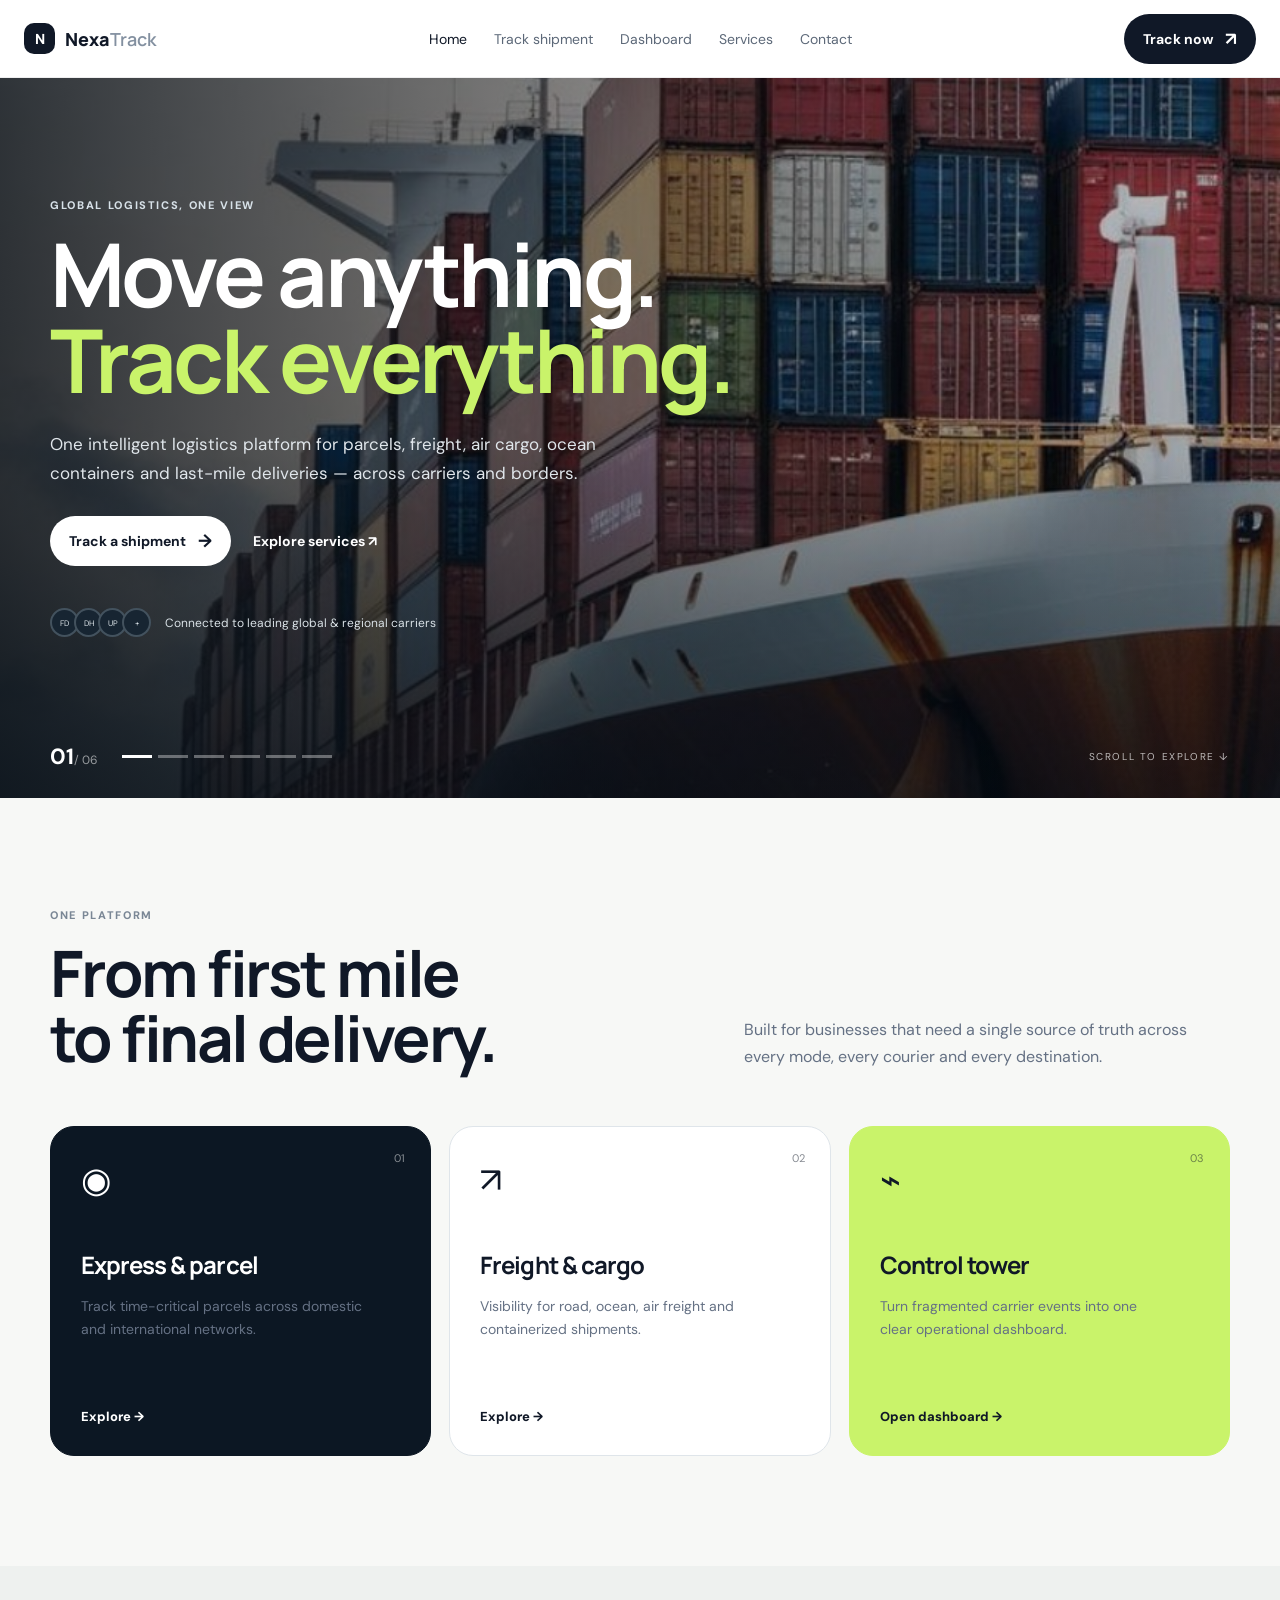
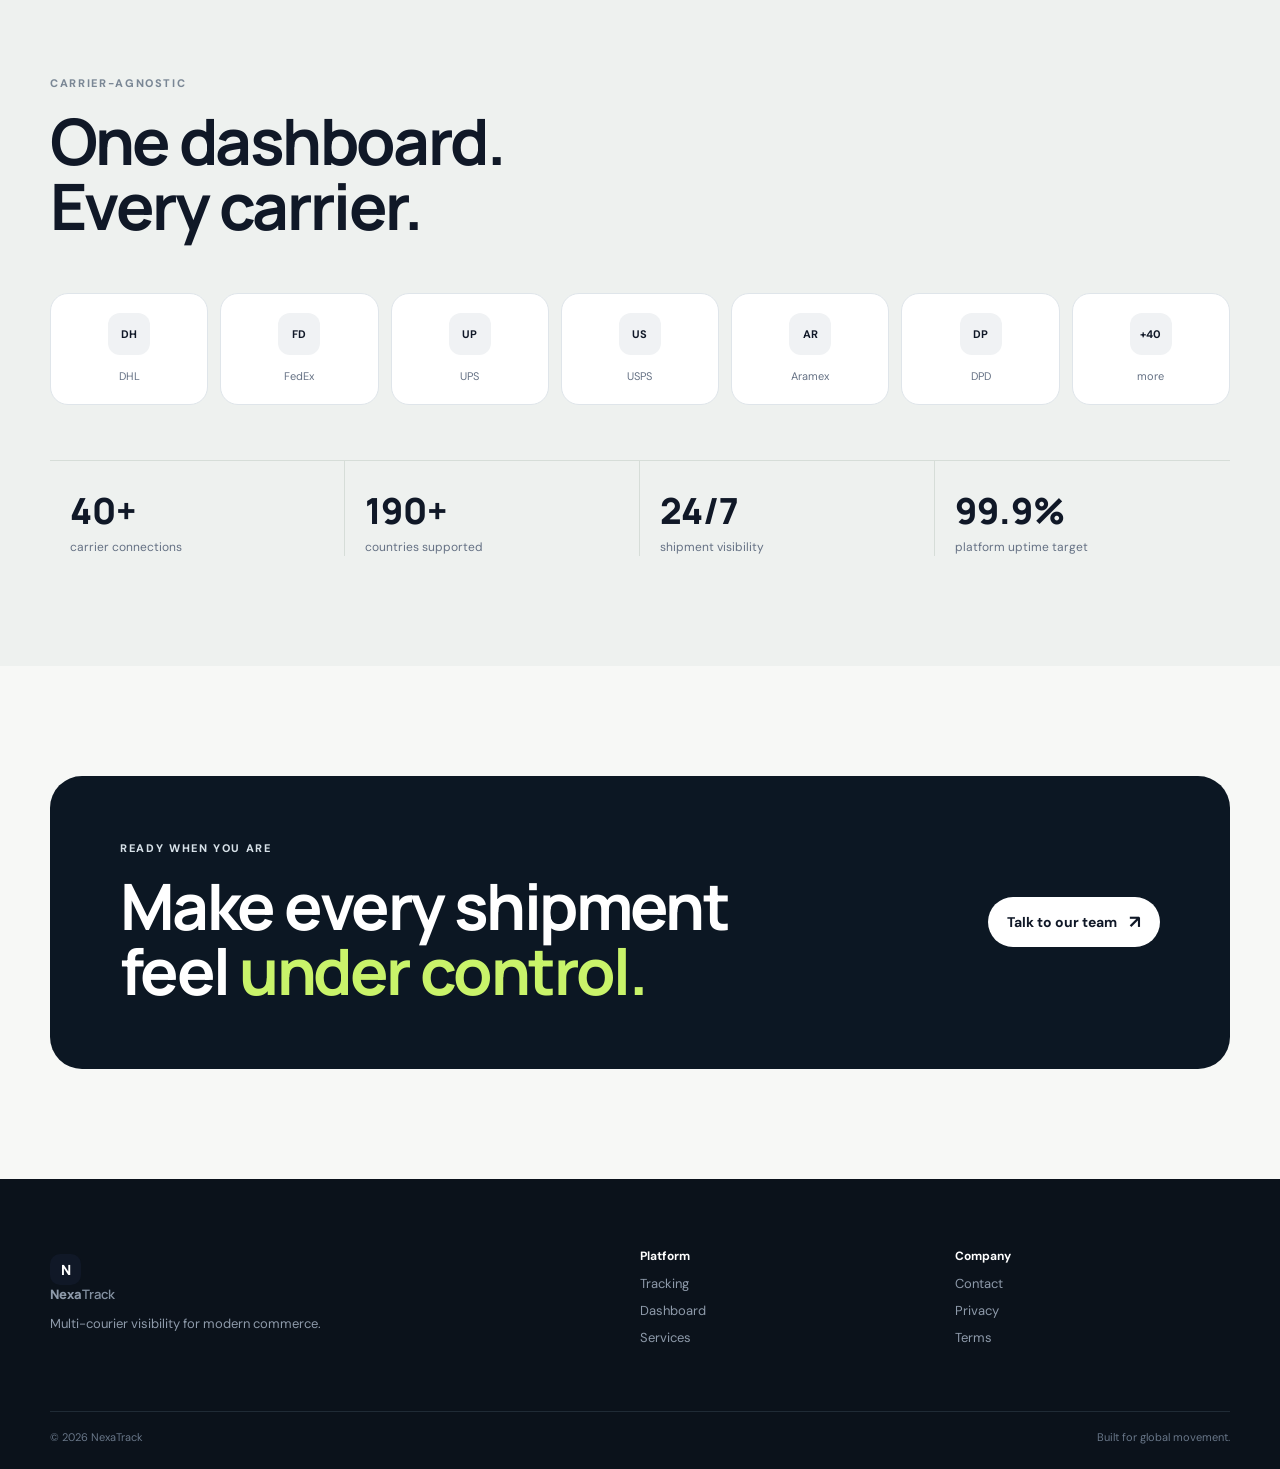
<file: index.html>
<!doctype html>
<html lang="en">
<head>
  <meta charset="utf-8">
  <meta name="viewport" content="width=device-width, initial-scale=1">
  <meta name="description" content="NexaTrack multi-courier shipment tracking and logistics management.">
  <title>NexaTrack — Move anything. Track everything.</title>
  <link rel="preconnect" href="https://fonts.googleapis.com">
  <link rel="preconnect" href="https://fonts.gstatic.com" crossorigin>
  <link href="https://fonts.googleapis.com/css2?family=DM+Sans:wght@400;500;600;700&family=Manrope:wght@600;700;800&display=swap" rel="stylesheet">
  <link rel="stylesheet" href="styles.css">
</head>
<body>
  <header class="site-header">
    <a class="brand" href="index.html"><span class="brand-mark">N</span><span>Nexa<span>Track</span></span></a>
    <button class="nav-toggle" aria-label="Open menu">☰</button>
    <nav class="nav-links">
      <a class="active" href="index.html">Home</a>
      <a href="tracking.html">Track shipment</a>
      <a href="dashboard.html">Dashboard</a>
      <a href="services.html">Services</a>
      <a href="contact.html">Contact</a>
    </nav>
    <a class="nav-cta" href="tracking.html">Track now <span>↗</span></a>
  </header>

  <main>
    <section class="hero">
      <div class="hero-slides" aria-hidden="true">
        <div class="hero-slide is-active" style="background-image:url('hero-1.jpg')"></div>
        <div class="hero-slide" style="background-image:url('hero-2.jpg')"></div>
        <div class="hero-slide" style="background-image:url('hero-3.jpg')"></div>
        <div class="hero-slide" style="background-image:url('hero-4.jpg')"></div>
        <div class="hero-slide" style="background-image:url('hero-5.jpg')"></div>
        <div class="hero-slide" style="background-image:url('hero-6.jpg')"></div>
      </div>
      <div class="hero-overlay"></div>
      <div class="hero-content container">
        <div class="eyebrow light"> GLOBAL LOGISTICS, ONE VIEW</div>
        <h1>Move anything.<br><em>Track everything.</em></h1>
        <p class="hero-copy">One intelligent logistics platform for parcels, freight, air cargo, ocean containers and last-mile deliveries — across carriers and borders.</p>
        <div class="hero-actions">
          <a class="button button-light" href="tracking.html">Track a shipment <span>→</span></a>
          <a class="text-link light-link" href="services.html">Explore services <span>↗</span></a>
        </div>
        <div class="hero-trust">
          <div class="avatar-stack"><i>FD</i><i>DH</i><i>UP</i><i>+</i></div>
          <span>Connected to leading global & regional carriers</span>
        </div>
      </div>
      <div class="hero-bottom container">
        <div class="slide-count"><strong>01</strong><span>/ 06</span></div>
        <div class="slider-dots" role="tablist" aria-label="Hero slides">
          <button class="is-active" data-slide="0"></button><button data-slide="1"></button><button data-slide="2"></button><button data-slide="3"></button><button data-slide="4"></button><button data-slide="5"></button>
        </div>
        <div class="scroll-note">SCROLL TO EXPLORE ↓</div>
      </div>
    </section>

    
    <section class="section container">
      <div class="section-heading split">
        <div>
          <div class="eyebrow">ONE PLATFORM</div>
          <h2>From first mile<br>to final delivery.</h2>
        </div>
        <p>Built for businesses that need a single source of truth across every mode, every courier and every destination.</p>
      </div>
      <div class="service-grid">
        <article class="service-card dark-card">
          <span class="card-number">01</span><div class="service-icon">◉</div>
          <h3>Express & parcel</h3><p>Track time-critical parcels across domestic and international networks.</p><a href="services.html">Explore →</a>
        </article>
        <article class="service-card">
          <span class="card-number">02</span><div class="service-icon">↗</div>
          <h3>Freight & cargo</h3><p>Visibility for road, ocean, air freight and containerized shipments.</p><a href="services.html">Explore →</a>
        </article>
        <article class="service-card accent-card">
          <span class="card-number">03</span><div class="service-icon">⌁</div>
          <h3>Control tower</h3><p>Turn fragmented carrier events into one clear operational dashboard.</p><a href="dashboard.html">Open dashboard →</a>
        </article>
      </div>
    </section>

    <section class="section muted">
      <div class="container">
        <div class="section-heading">
          <div class="eyebrow">CARRIER-AGNOSTIC</div><h2>One dashboard.<br>Every carrier.</h2>
        </div>
        <div class="courier-row">
          <div class="courier"><b>DH</b><span>DHL</span></div><div class="courier"><b>FD</b><span>FedEx</span></div>
          <div class="courier"><b>UP</b><span>UPS</span></div><div class="courier"><b>US</b><span>USPS</span></div>
          <div class="courier"><b>AR</b><span>Aramex</span></div><div class="courier"><b>DP</b><span>DPD</span></div>
          <div class="courier"><b>+40</b><span>more</span></div>
        </div>
        <div class="metrics">
          <div><strong>40+</strong><span>carrier connections</span></div><div><strong>190+</strong><span>countries supported</span></div>
          <div><strong>24/7</strong><span>shipment visibility</span></div><div><strong>99.9%</strong><span>platform uptime target</span></div>
        </div>
      </div>
    </section>

    <section class="cta container">
      <div><div class="eyebrow light">READY WHEN YOU ARE</div><h2>Make every shipment<br>feel <em>under control.</em></h2></div>
      <a class="button button-light" href="contact.html">Talk to our team <span>↗</span></a>
    </section>
  </main>

  <footer class="footer"><div class="container footer-grid"><div><a class="brand footer-brand" href="index.html"><span class="brand-mark">N</span><span>Nexa<span>Track</span></span></a><p>Multi-courier visibility for modern commerce.</p></div><div><b>Platform</b><a href="tracking.html">Tracking</a><a href="dashboard.html">Dashboard</a><a href="services.html">Services</a></div><div><b>Company</b><a href="contact.html">Contact</a><a href="Privacy.html">Privacy</a><a href="Terms.html">Terms</a></div></div><div class="container footer-bottom"><span>© 2026 NexaTrack</span><span>Built for global movement.</span></div></footer>
<!-- Start of Tawk.to Script -->
<script type="text/javascript">
var Tawk_API=Tawk_API||{}, Tawk_LoadStart=new Date();
(function(){
var s1=document.createElement("script"),s0=document.getElementsByTagName("script")[0];
s1.async=true;
s1.src='https://embed.tawk.to/6a8ca47332c63a3448b62617/default';
s1.charset='UTF-8';
s1.setAttribute('crossorigin','*');
s0.parentNode.insertBefore(s1,s0);
})();
</script>
<!-- End of Tawk.to Script -->
  <script src="app.js"></script>
</body>
</html>
</file>
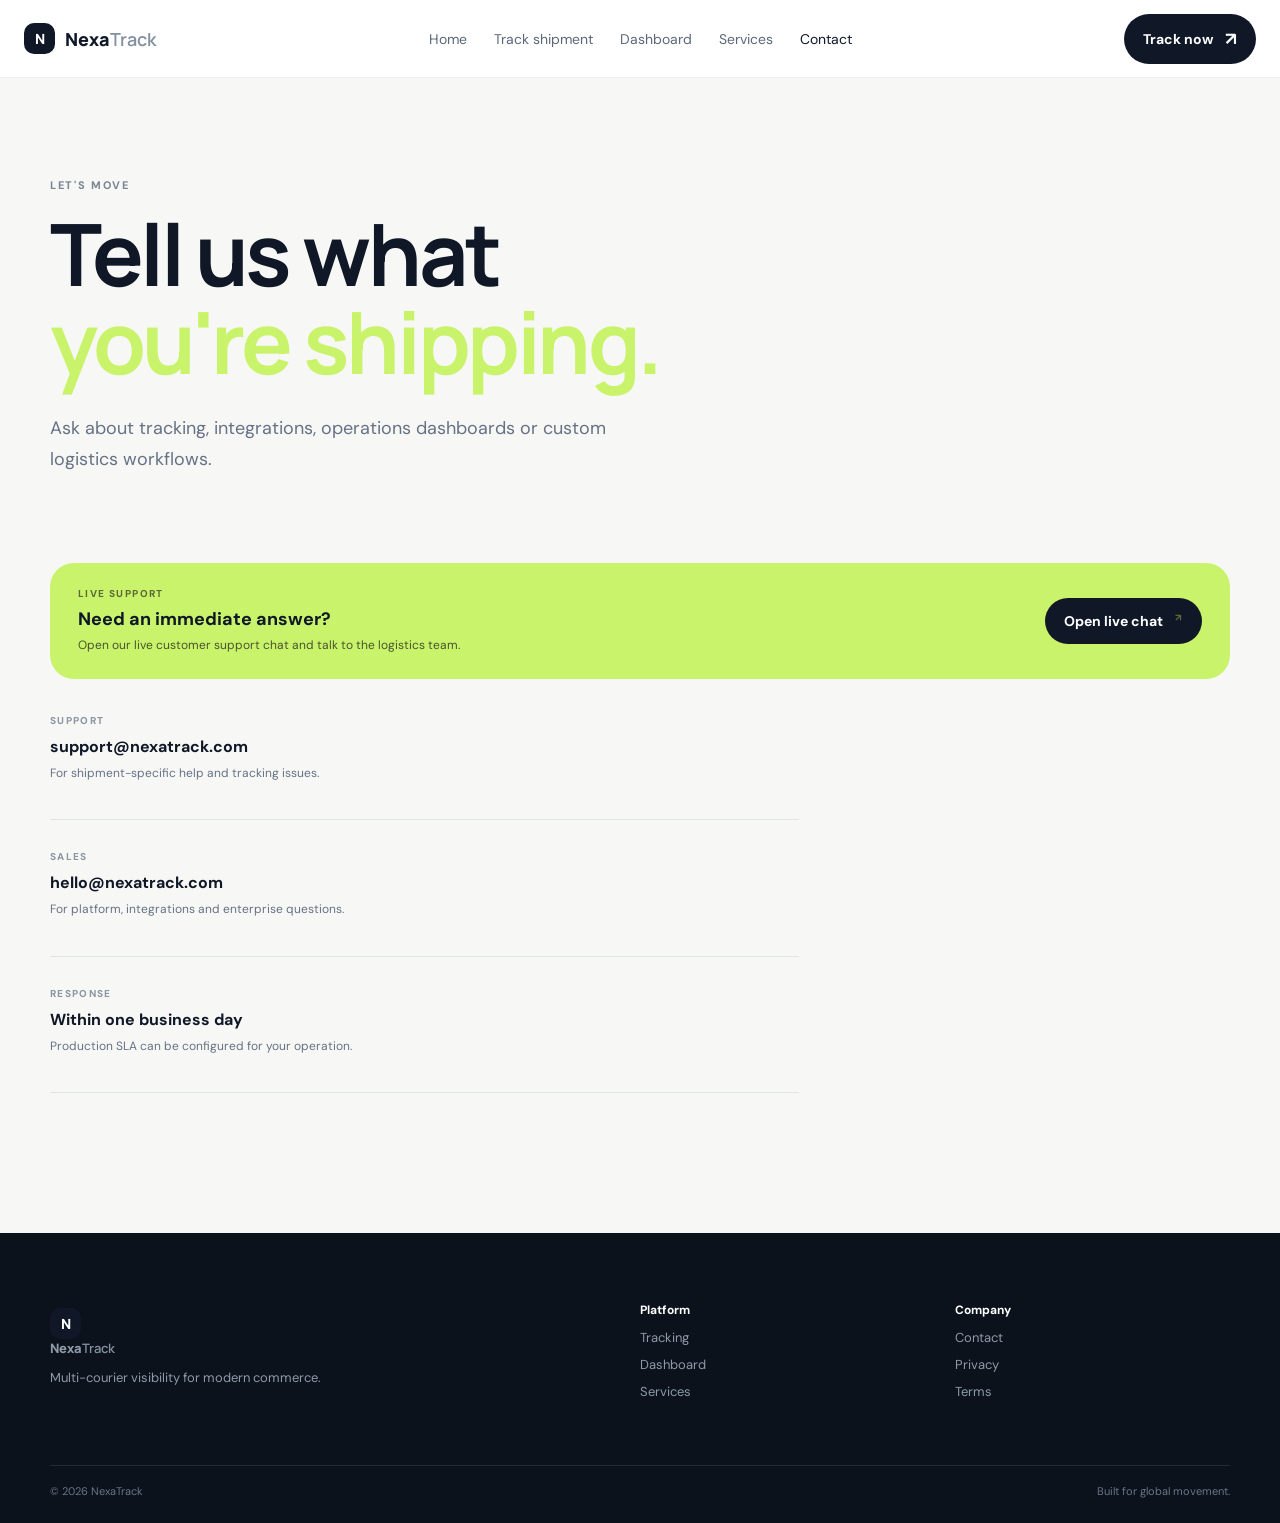
<file: contact.html>
<!doctype html><html lang="en"><head><meta charset="utf-8"><meta name="viewport" content="width=device-width,initial-scale=1"><title>Contact — NexaTrack</title><link rel="preconnect" href="https://fonts.googleapis.com"><link rel="preconnect" href="https://fonts.gstatic.com" crossorigin><link href="https://fonts.googleapis.com/css2?family=DM+Sans:wght@400;500;600;700&family=Manrope:wght@600;700;800&display=swap" rel="stylesheet"><link rel="stylesheet" href="styles.css"></head>
<body class="inner-page"><header class="site-header"><a class="brand" href="index.html"><span class="brand-mark">N</span><span>Nexa<span>Track</span></span></a><button class="nav-toggle">☰</button><nav class="nav-links"><a href="index.html">Home</a><a href="tracking.html">Track shipment</a><a href="dashboard.html">Dashboard</a><a href="services.html">Services</a><a class="active" href="contact.html">Contact</a></nav><a class="nav-cta" href="tracking.html">Track now <span>↗</span></a></header>
<main><section class="page-hero container"><div class="eyebrow">LET'S MOVE</div><h1>Tell us what<br><em>you're shipping.</em></h1><p>Ask about tracking, integrations, operations dashboards or custom logistics workflows.</p></section>
<div class="container contact-chat-cta"><div><span>LIVE SUPPORT</span><b>Need an immediate answer?</b><p>Open our live customer support chat and talk to the logistics team.</p></div><a class="button button-dark" href="#chat" data-open-chat>Open live chat <span>↗</span></a></div>
<section class="container contact-layout"><div class="contact-info"><div><span>SUPPORT</span><b>support@nexatrack.com</b><p>For shipment-specific help and tracking issues.</p></div><div><span>SALES</span><b>hello@nexatrack.com</b><p>For platform, integrations and enterprise questions.</p></div><div><span>RESPONSE</span><b>Within one business day</b><p>Production SLA can be configured for your operation.</p></div></div></section></main>
<footer class="footer"><div class="container footer-grid"><div><a class="brand footer-brand" href="index.html"><span class="brand-mark">N</span><span>Nexa<span>Track</span></span></a><p>Multi-courier visibility for modern commerce.</p></div><div><b>Platform</b><a href="tracking.html">Tracking</a><a href="dashboard.html">Dashboard</a><a href="services.html">Services</a></div><div><b>Company</b><a href="contact.html">Contact</a><a href="Privacy.html">Privacy</a><a href="Terms.html">Terms</a></div></div><div class="container footer-bottom"><span>© 2026 NexaTrack</span><span>Built for global movement.</span></div></footer><!-- Start of Tawk.to Script -->
<script type="text/javascript">
var Tawk_API=Tawk_API||{}, Tawk_LoadStart=new Date();
(function(){
var s1=document.createElement("script"),s0=document.getElementsByTagName("script")[0];
s1.async=true;
s1.src='https://embed.tawk.to/6a8ca47332c63a3448b62617/default';
s1.charset='UTF-8';
s1.setAttribute('crossorigin','*');
s0.parentNode.insertBefore(s1,s0);
})();
</script>
<!-- End of Tawk.to Script -->
<script src="app.js"></script></body></html>
</file>
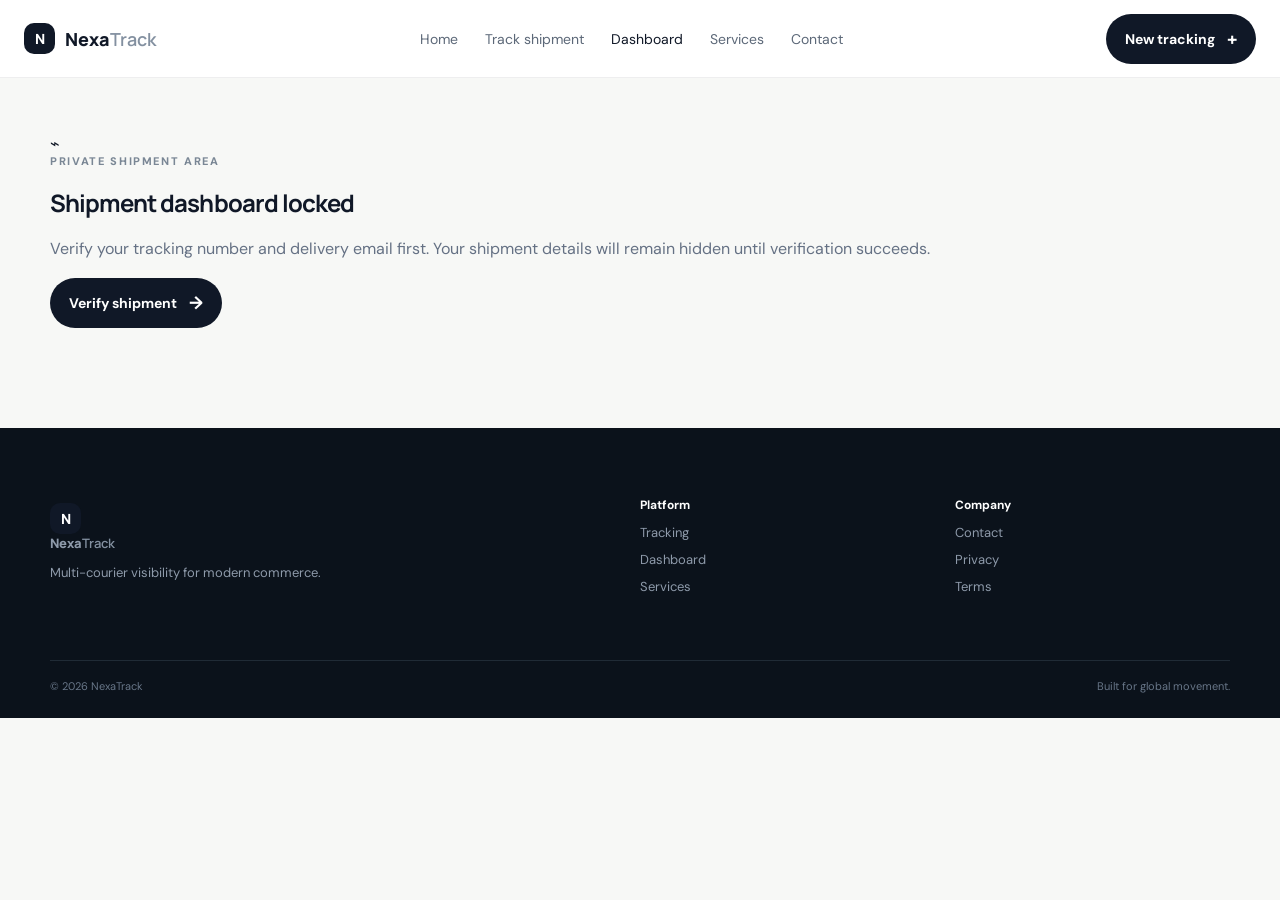
<file: dashboard.html>
<!doctype html><html lang="en"><head><meta charset="utf-8"><meta name="viewport" content="width=device-width,initial-scale=1"><title>Shipment Dashboard — NexaTrack</title><link rel="preconnect" href="https://fonts.googleapis.com"><link rel="preconnect" href="https://fonts.gstatic.com" crossorigin><link href="https://fonts.googleapis.com/css2?family=DM+Sans:wght@400;500;600;700&family=Manrope:wght@600;700;800&display=swap" rel="stylesheet"><link rel="stylesheet" href="styles.css"></head>
<body class="dashboard-page"><header class="site-header"><a class="brand" href="index.html"><span class="brand-mark">N</span><span>Nexa<span>Track</span></span></a><button class="nav-toggle">☰</button><nav class="nav-links"><a href="index.html">Home</a><a href="tracking.html">Track shipment</a><a class="active" href="dashboard.html">Dashboard</a><a href="services.html">Services</a><a href="contact.html">Contact</a></nav><a class="nav-cta" href="tracking.html">New tracking <span>+</span></a></header>
<main class="container dashboard-wrap"><section class="dashboard-lock" id="dashboardLock" hidden><div class="lock-icon">⌁</div><div class="eyebrow">PRIVATE SHIPMENT AREA</div><h1>Shipment dashboard locked</h1><p>Verify your tracking number and delivery email first. Your shipment details will remain hidden until verification succeeds.</p><a class="button button-dark" href="tracking.html">Verify shipment <span>→</span></a></section>
<div id="dashboardContent"><div class="dashboard-head"><div><div class="eyebrow">SHIPMENT DASHBOARD</div><h1 id="dashTitle">Shipment overview</h1><p id="dashSub">Loading shipment details…</p></div><a class="button button-outline" href="tracking.html">← Track another</a></div>
<div class="status-banner"><div><span class="status-dot"></span><div><small>CURRENT STATUS</small><strong id="dashStatus">In transit</strong></div></div><div><small>ESTIMATED DELIVERY</small><strong id="dashEta">—</strong></div><div><small>LAST SCAN</small><strong id="dashLast">—</strong></div><div class="progress-wrap"><div class="progress-label"><span>Journey progress</span><b id="dashProgressText">—</b></div><div class="progress"><i id="dashProgress"></i></div></div></div>
<div class="dashboard-grid"><section class="main-column"><div class="dash-card"><div class="card-heading"><div><span class="eyebrow">MOVEMENT</span><h2>Shipment timeline</h2></div><span class="carrier-chip" id="dashCarrier">CARRIER</span><span class="live-clock" id="dashLiveTime">Live · —</span></div><div class="timeline" id="timeline"></div></div>
<div class="dash-card"><div class="card-heading"><div><span class="eyebrow">ROUTE</span><h2>From origin to destination</h2></div></div><div class="route-map"><div class="route-line"></div><div class="route-point origin"><span>01</span><b id="dashOrigin">Origin</b><small>Dispatched</small></div><div class="route-point mid"><span>02</span><b id="dashMid">Hub</b><small>In transit</small></div><div class="route-point destination"><span>03</span><b id="dashDestination">Destination</b><small>Delivery</small></div></div></div></section>
<aside class="side-column"><div class="dash-card package-card"><div class="card-heading"><div><span class="eyebrow">PACKAGE</span><h2>Details</h2></div></div><dl><dt>Tracking ID</dt><dd id="detailId">—</dd><dt>Service</dt><dd id="detailService">—</dd><dt>Pieces</dt><dd id="detailPieces">—</dd><dt>Weight</dt><dd id="detailWeight">—</dd><dt>Destination</dt><dd id="detailDest">—</dd></dl></div>
<div class="dash-card"><div class="card-heading"><div><span class="eyebrow">DOCUMENTS</span><h2>Files</h2></div></div><div class="doc-row"><span>▧</span><div><b>Commercial invoice</b><small>PDF · 184 KB</small></div><button>↓</button></div><div class="doc-row"><span>▧</span><div><b>Proof of shipment</b><small>PDF · 92 KB</small></div><button>↓</button></div></div>
<div class="help-card"><span>?</span><div><b>Need help?</b><p>Chat directly with the logistics support team.</p><a href="#chat" data-open-chat>Open live chat →</a></div></div></aside></div></div></main>
 <footer class="footer"><div class="container footer-grid"><div><a class="brand footer-brand" href="index.html"><span class="brand-mark">N</span><span>Nexa<span>Track</span></span></a><p>Multi-courier visibility for modern commerce.</p></div><div><b>Platform</b><a href="tracking.html">Tracking</a><a href="dashboard.html">Dashboard</a><a href="services.html">Services</a></div><div><b>Company</b><a href="contact.html">Contact</a><a href="Privacy.html">Privacy</a><a href="Terms.html">Terms</a></div></div><div class="container footer-bottom"><span>© 2026 NexaTrack</span><span>Built for global movement.</span></div></footer>
<!-- Start of Tawk.to Script -->
<script type="text/javascript">
var Tawk_API=Tawk_API||{}, Tawk_LoadStart=new Date();
(function(){
var s1=document.createElement("script"),s0=document.getElementsByTagName("script")[0];
s1.async=true;
s1.src='https://embed.tawk.to/6a8ca47332c63a3448b62617/default';
s1.charset='UTF-8';
s1.setAttribute('crossorigin','*');
s0.parentNode.insertBefore(s1,s0);
})();
</script>
<!-- End of Tawk.to Script -->
<script src="app.js"></script></body></html>
</file>
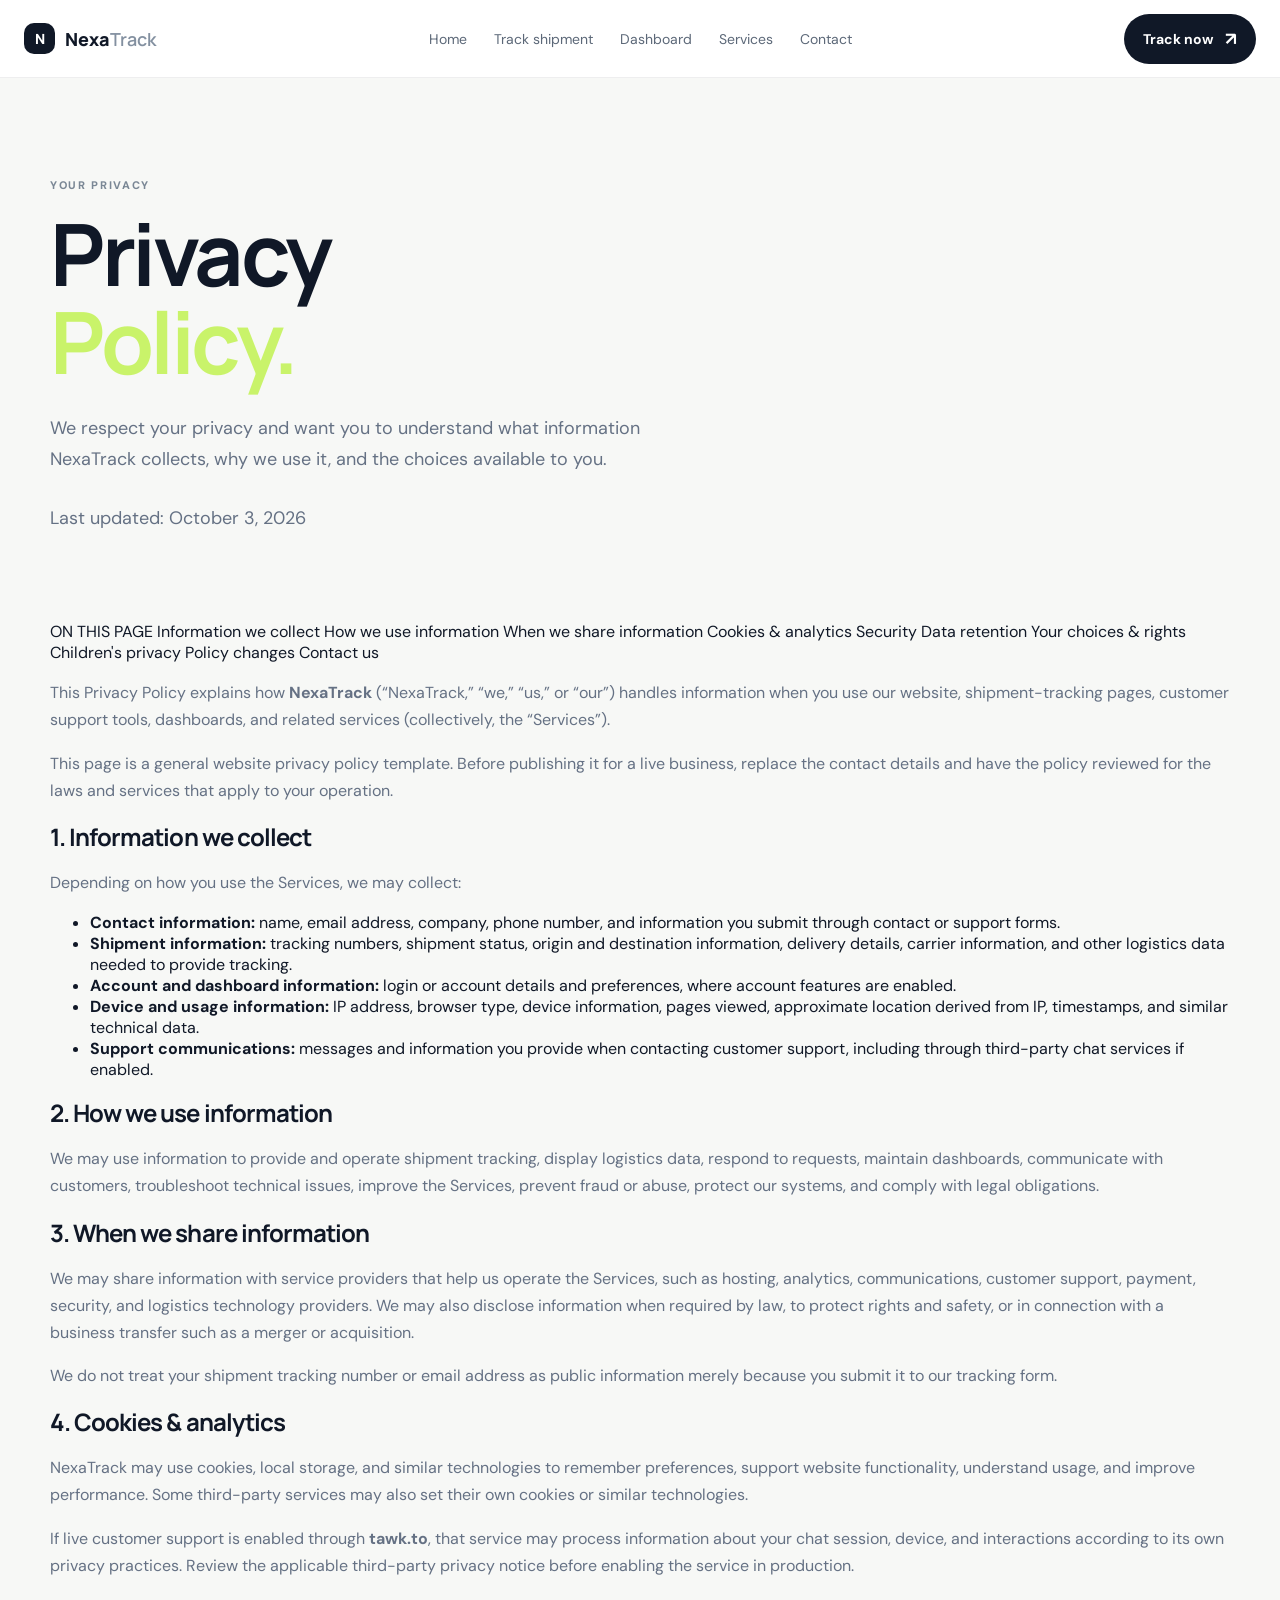
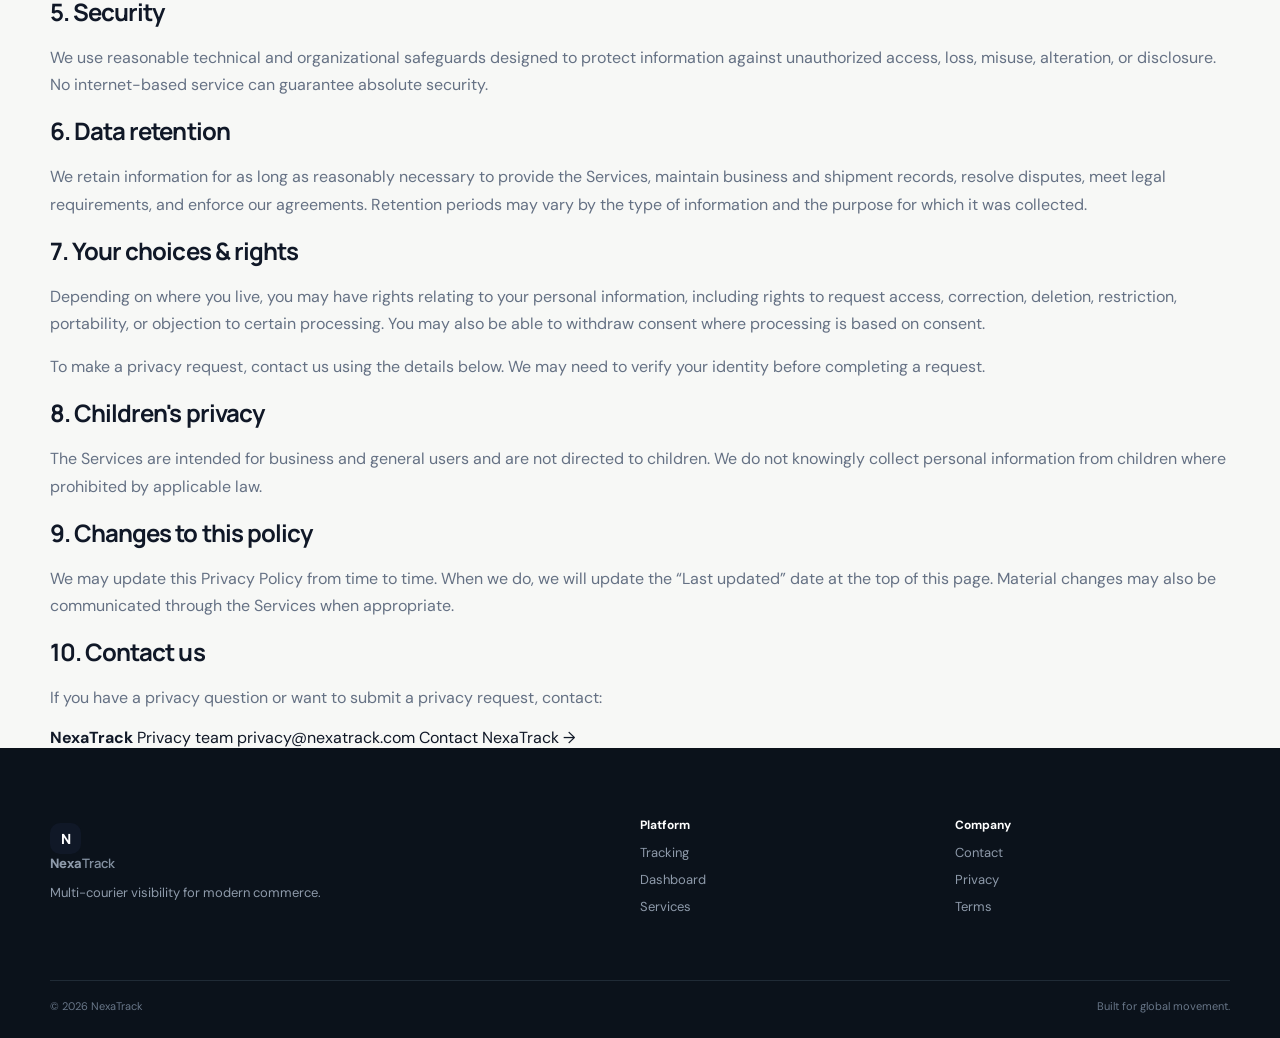
<file: privacy.html>
<!doctype html>
<html lang="en">
<head>
  <meta charset="utf-8">
  <meta name="viewport" content="width=device-width,initial-scale=1">
  <meta name="description" content="NexaTrack Privacy Policy — how we collect, use, protect and share information.">
  <title>Privacy Policy — NexaTrack</title>
  <link rel="preconnect" href="https://fonts.googleapis.com">
  <link rel="preconnect" href="https://fonts.gstatic.com" crossorigin>
  <link href="https://fonts.googleapis.com/css2?family=DM+Sans:wght@400;500;600;700&family=Manrope:wght@600;700;800&display=swap" rel="stylesheet">
  <link rel="stylesheet" href="styles.css">
</head>
<body class="inner-page">
<header class="site-header">
  <a class="brand" href="index.html"><span class="brand-mark">N</span><span>Nexa<span>Track</span></span></a>
  <button class="nav-toggle" aria-label="Open menu">☰</button>
  <nav class="nav-links">
    <a href="index.html">Home</a>
    <a href="tracking.html">Track shipment</a>
    <a href="dashboard.html">Dashboard</a>
    <a href="services.html">Services</a>
    <a href="contact.html">Contact</a>
  </nav>
  <a class="nav-cta" href="tracking.html">Track now <span>↗</span></a>
</header>

<main>
  <section class="page-hero container">
    <div class="eyebrow">YOUR PRIVACY</div>
    <h1>Privacy<br><em>Policy.</em></h1>
    <p>We respect your privacy and want you to understand what information NexaTrack collects, why we use it, and the choices available to you.</p>
    <p class="legal-updated">Last updated: October 3, 2026</p>
  </section>

  <section class="container legal-layout">
    <aside class="legal-nav">
      <span>ON THIS PAGE</span>
      <a href="#information">Information we collect</a>
      <a href="#use">How we use information</a>
      <a href="#sharing">When we share information</a>
      <a href="#cookies">Cookies & analytics</a>
      <a href="#security">Security</a>
      <a href="#retention">Data retention</a>
      <a href="#rights">Your choices & rights</a>
      <a href="#children">Children's privacy</a>
      <a href="#changes">Policy changes</a>
      <a href="#contact">Contact us</a>
    </aside>

    <article class="legal-content">
      <p>This Privacy Policy explains how <strong>NexaTrack</strong> (“NexaTrack,” “we,” “us,” or “our”) handles information when you use our website, shipment-tracking pages, customer support tools, dashboards, and related services (collectively, the “Services”).</p>
      <p>This page is a general website privacy policy template. Before publishing it for a live business, replace the contact details and have the policy reviewed for the laws and services that apply to your operation.</p>

      <h2 id="information">1. Information we collect</h2>
      <p>Depending on how you use the Services, we may collect:</p>
      <ul>
        <li><strong>Contact information:</strong> name, email address, company, phone number, and information you submit through contact or support forms.</li>
        <li><strong>Shipment information:</strong> tracking numbers, shipment status, origin and destination information, delivery details, carrier information, and other logistics data needed to provide tracking.</li>
        <li><strong>Account and dashboard information:</strong> login or account details and preferences, where account features are enabled.</li>
        <li><strong>Device and usage information:</strong> IP address, browser type, device information, pages viewed, approximate location derived from IP, timestamps, and similar technical data.</li>
        <li><strong>Support communications:</strong> messages and information you provide when contacting customer support, including through third-party chat services if enabled.</li>
      </ul>

      <h2 id="use">2. How we use information</h2>
      <p>We may use information to provide and operate shipment tracking, display logistics data, respond to requests, maintain dashboards, communicate with customers, troubleshoot technical issues, improve the Services, prevent fraud or abuse, protect our systems, and comply with legal obligations.</p>

      <h2 id="sharing">3. When we share information</h2>
      <p>We may share information with service providers that help us operate the Services, such as hosting, analytics, communications, customer support, payment, security, and logistics technology providers. We may also disclose information when required by law, to protect rights and safety, or in connection with a business transfer such as a merger or acquisition.</p>
      <p>We do not treat your shipment tracking number or email address as public information merely because you submit it to our tracking form.</p>

      <h2 id="cookies">4. Cookies & analytics</h2>
      <p>NexaTrack may use cookies, local storage, and similar technologies to remember preferences, support website functionality, understand usage, and improve performance. Some third-party services may also set their own cookies or similar technologies.</p>
      <p>If live customer support is enabled through <strong>tawk.to</strong>, that service may process information about your chat session, device, and interactions according to its own privacy practices. Review the applicable third-party privacy notice before enabling the service in production.</p>

      <h2 id="security">5. Security</h2>
      <p>We use reasonable technical and organizational safeguards designed to protect information against unauthorized access, loss, misuse, alteration, or disclosure. No internet-based service can guarantee absolute security.</p>

      <h2 id="retention">6. Data retention</h2>
      <p>We retain information for as long as reasonably necessary to provide the Services, maintain business and shipment records, resolve disputes, meet legal requirements, and enforce our agreements. Retention periods may vary by the type of information and the purpose for which it was collected.</p>

      <h2 id="rights">7. Your choices & rights</h2>
      <p>Depending on where you live, you may have rights relating to your personal information, including rights to request access, correction, deletion, restriction, portability, or objection to certain processing. You may also be able to withdraw consent where processing is based on consent.</p>
      <p>To make a privacy request, contact us using the details below. We may need to verify your identity before completing a request.</p>

      <h2 id="children">8. Children's privacy</h2>
      <p>The Services are intended for business and general users and are not directed to children. We do not knowingly collect personal information from children where prohibited by applicable law.</p>

      <h2 id="changes">9. Changes to this policy</h2>
      <p>We may update this Privacy Policy from time to time. When we do, we will update the “Last updated” date at the top of this page. Material changes may also be communicated through the Services when appropriate.</p>

      <h2 id="contact">10. Contact us</h2>
      <p>If you have a privacy question or want to submit a privacy request, contact:</p>
      <div class="legal-contact">
        <strong>NexaTrack</strong>
        <span>Privacy team</span>
        <a href="mailto:privacy@nexatrack.com">privacy@nexatrack.com</a>
        <a href="contact.html">Contact NexaTrack →</a>
      </div>
    </article>
  </section>
</main>

 <footer class="footer"><div class="container footer-grid"><div><a class="brand footer-brand" href="index.html"><span class="brand-mark">N</span><span>Nexa<span>Track</span></span></a><p>Multi-courier visibility for modern commerce.</p></div><div><b>Platform</b><a href="tracking.html">Tracking</a><a href="dashboard.html">Dashboard</a><a href="services.html">Services</a></div><div><b>Company</b><a href="contact.html">Contact</a><a href="Privacy.html">Privacy</a><a href="Terms.html">Terms</a></div></div><div class="container footer-bottom"><span>© 2026 NexaTrack</span><span>Built for global movement.</span></div></footer>
<script src="app.js"></script>
</body>
</html>
</file>
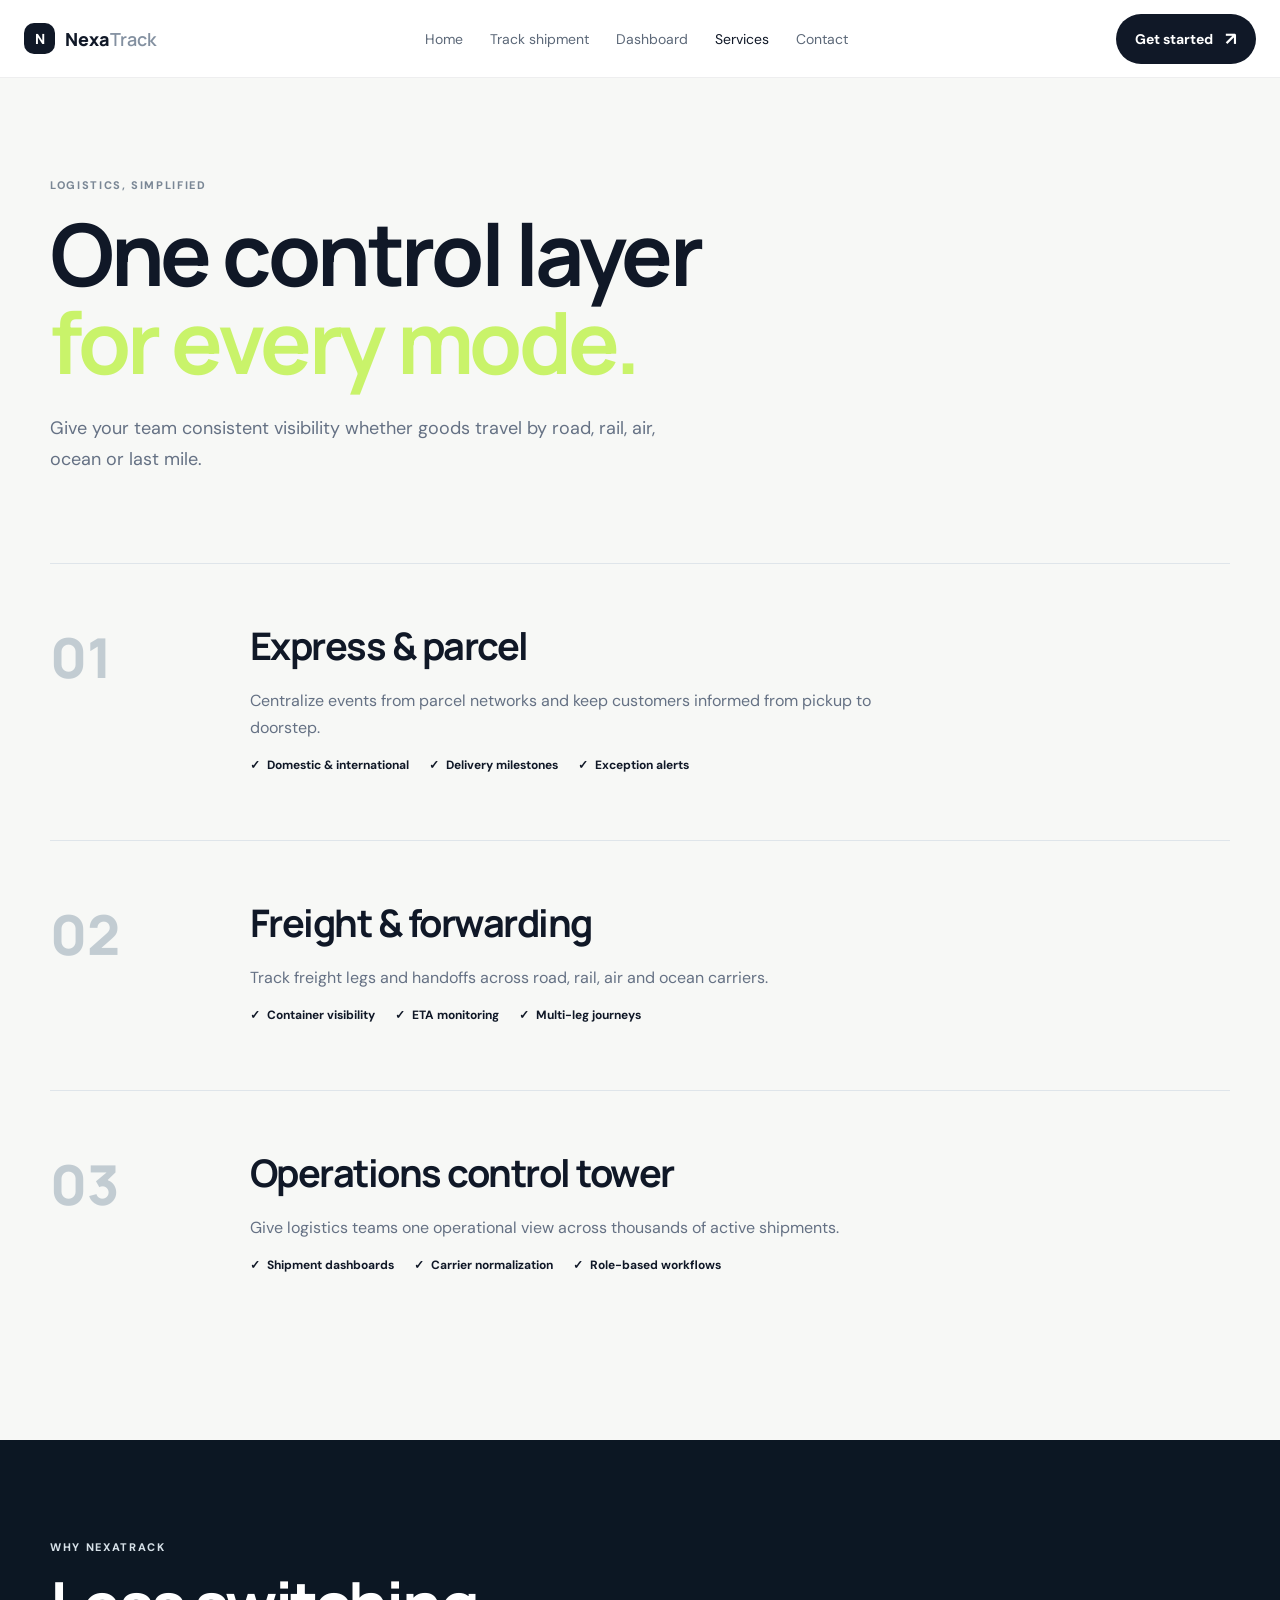
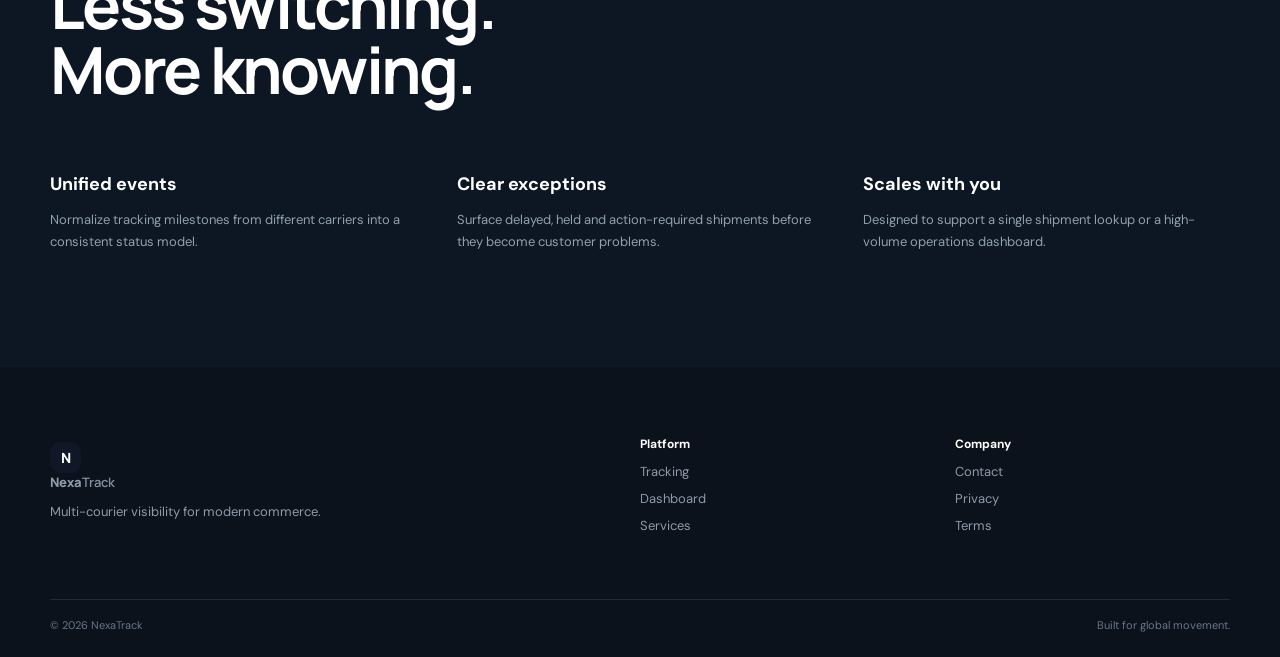
<file: services.html>
<!doctype html><html lang="en"><head><meta charset="utf-8"><meta name="viewport" content="width=device-width,initial-scale=1"><title>Services — NexaTrack</title><link rel="preconnect" href="https://fonts.googleapis.com"><link rel="preconnect" href="https://fonts.gstatic.com" crossorigin><link href="https://fonts.googleapis.com/css2?family=DM+Sans:wght@400;500;600;700&family=Manrope:wght@600;700;800&display=swap" rel="stylesheet"><link rel="stylesheet" href="styles.css"></head>
<body class="inner-page"><header class="site-header"><a class="brand" href="index.html"><span class="brand-mark">N</span><span>Nexa<span>Track</span></span></a><button class="nav-toggle">☰</button><nav class="nav-links"><a href="index.html">Home</a><a href="tracking.html">Track shipment</a><a href="dashboard.html">Dashboard</a><a class="active" href="services.html">Services</a><a href="contact.html">Contact</a></nav><a class="nav-cta" href="contact.html">Get started <span>↗</span></a></header>
<main><section class="page-hero container"><div class="eyebrow">LOGISTICS, SIMPLIFIED</div><h1>One control layer<br><em>for every mode.</em></h1><p>Give your team consistent visibility whether goods travel by road, rail, air, ocean or last mile.</p></section>
<section class="container service-list"><article><div class="big-icon">01</div><div><h2>Express & parcel</h2><p>Centralize events from parcel networks and keep customers informed from pickup to doorstep.</p><ul><li>Domestic & international</li><li>Delivery milestones</li><li>Exception alerts</li></ul></div></article><article><div class="big-icon">02</div><div><h2>Freight & forwarding</h2><p>Track freight legs and handoffs across road, rail, air and ocean carriers.</p><ul><li>Container visibility</li><li>ETA monitoring</li><li>Multi-leg journeys</li></ul></div></article><article><div class="big-icon">03</div><div><h2>Operations control tower</h2><p>Give logistics teams one operational view across thousands of active shipments.</p><ul><li>Shipment dashboards</li><li>Carrier normalization</li><li>Role-based workflows</li></ul></div></article></section>
<section class="dark-section"><div class="container"><div class="eyebrow light">WHY NEXATRACK</div><h2>Less switching.<br>More knowing.</h2><div class="feature-grid"><div><b>Unified events</b><p>Normalize tracking milestones from different carriers into a consistent status model.</p></div><div><b>Clear exceptions</b><p>Surface delayed, held and action-required shipments before they become customer problems.</p></div><div><b>Scales with you</b><p>Designed to support a single shipment lookup or a high-volume operations dashboard.</p></div></div></div></section></main>
 <footer class="footer"><div class="container footer-grid"><div><a class="brand footer-brand" href="index.html"><span class="brand-mark">N</span><span>Nexa<span>Track</span></span></a><p>Multi-courier visibility for modern commerce.</p></div><div><b>Platform</b><a href="tracking.html">Tracking</a><a href="dashboard.html">Dashboard</a><a href="services.html">Services</a></div><div><b>Company</b><a href="contact.html">Contact</a><a href="Privacy.html">Privacy</a><a href="Terms.html">Terms</a></div></div><div class="container footer-bottom"><span>© 2026 NexaTrack</span><span>Built for global movement.</span></div></footer><!-- Start of Tawk.to Script -->
<script type="text/javascript">
var Tawk_API=Tawk_API||{}, Tawk_LoadStart=new Date();
(function(){
var s1=document.createElement("script"),s0=document.getElementsByTagName("script")[0];
s1.async=true;
s1.src='https://embed.tawk.to/6a8ca47332c63a3448b62617/default';
s1.charset='UTF-8';
s1.setAttribute('crossorigin','*');
s0.parentNode.insertBefore(s1,s0);
})();
</script>
<!-- End of Tawk.to Script -->
<script src="app.js"></script></body></html>
</file>
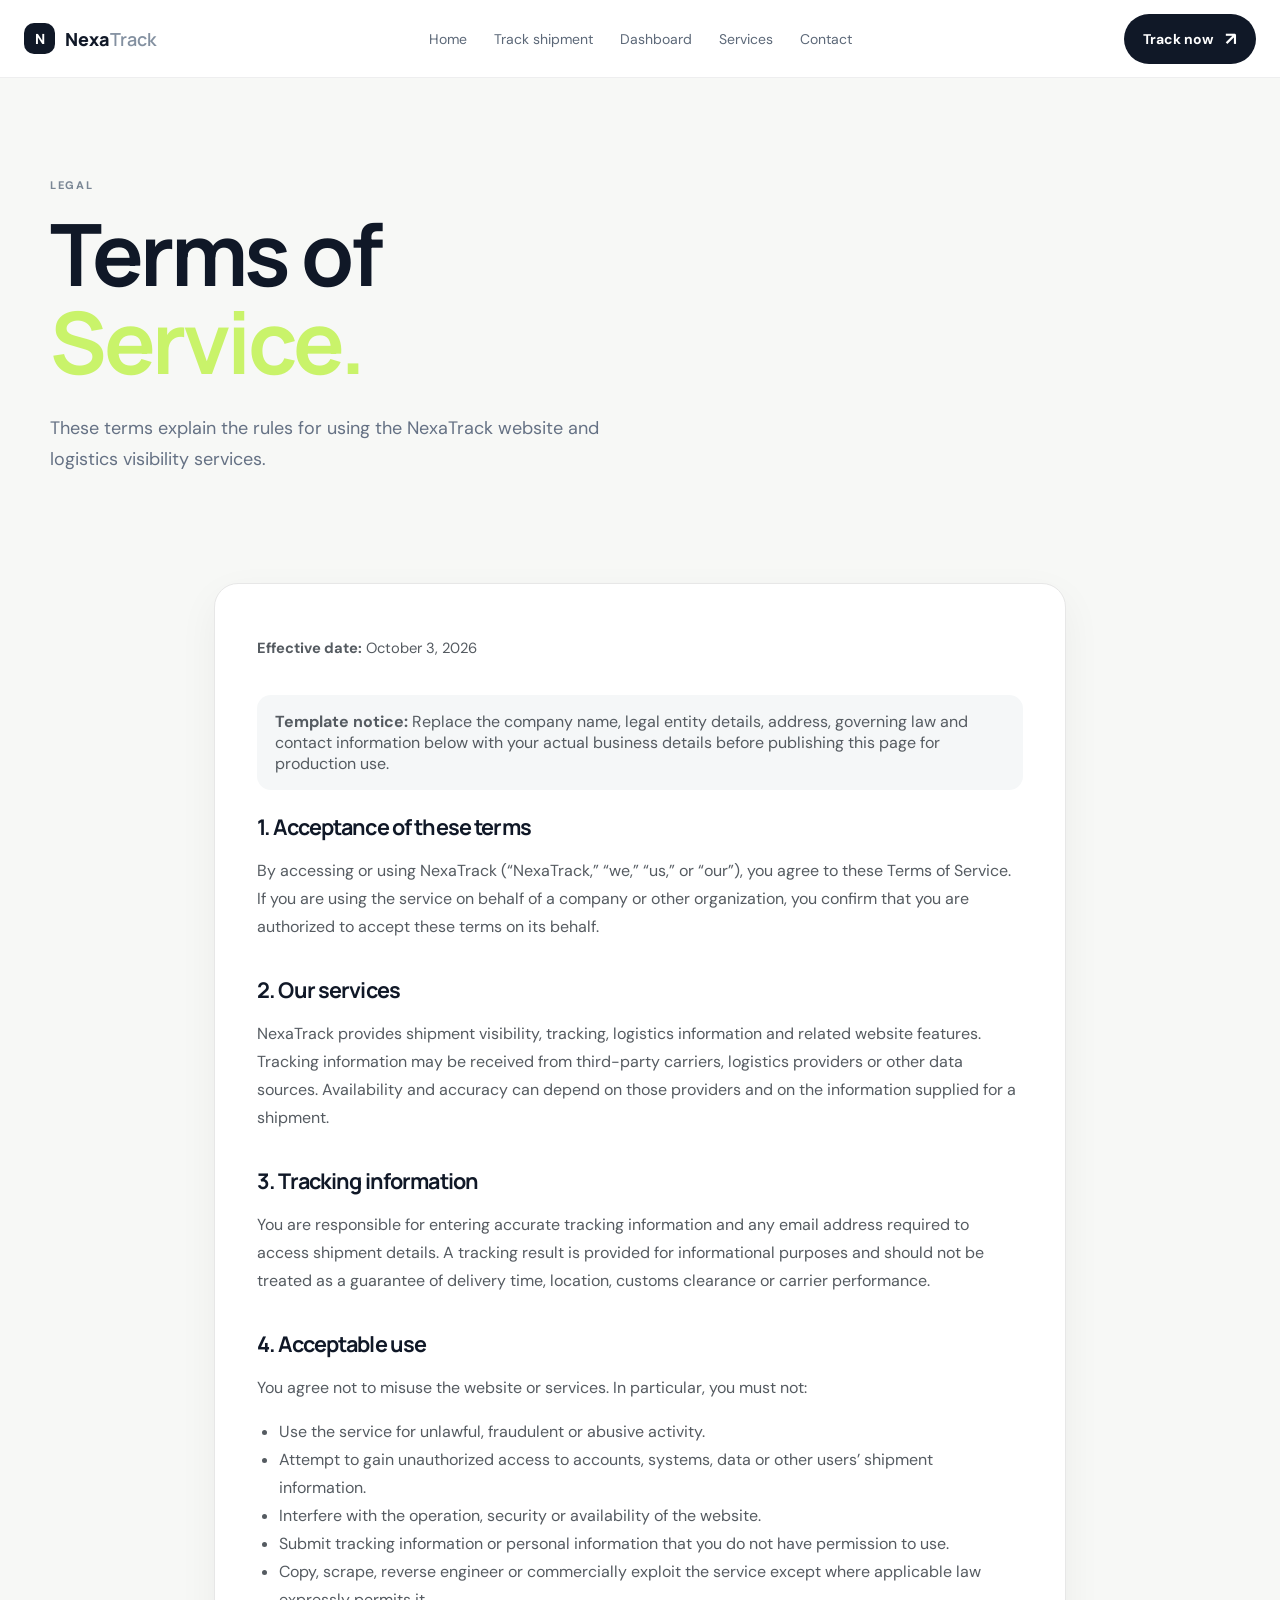
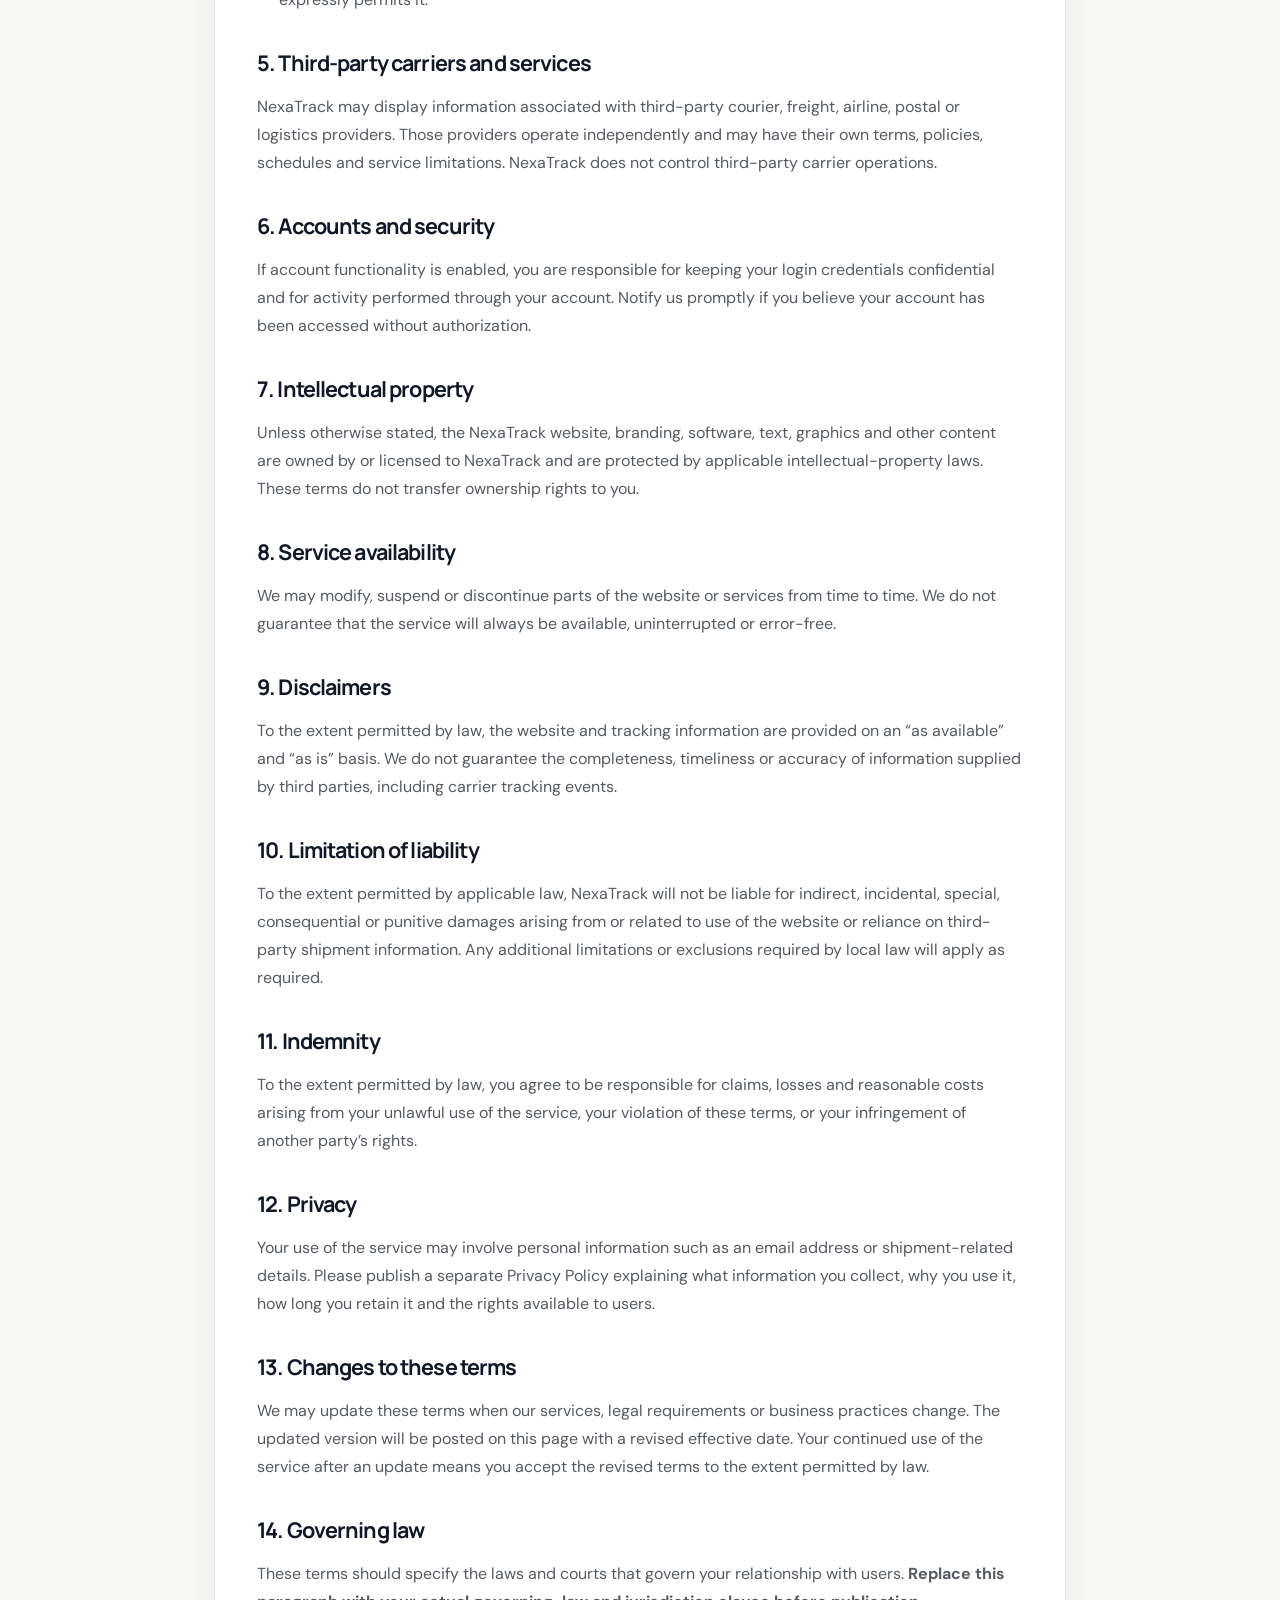
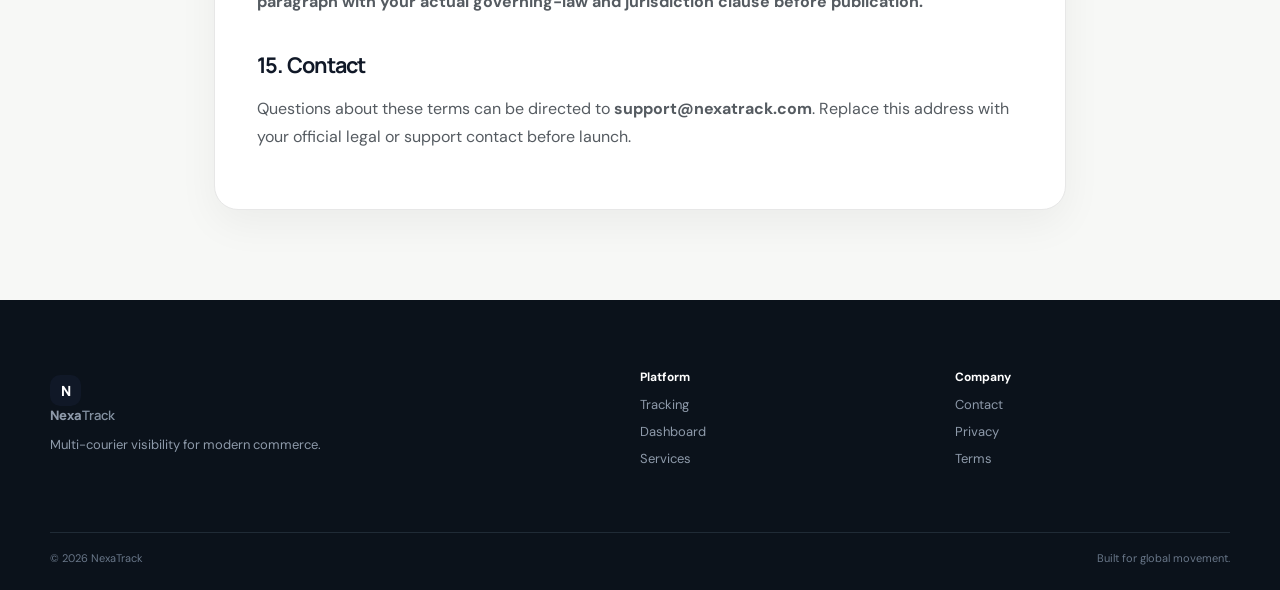
<file: terms.html>
<!doctype html>
<html lang="en">
<head>
  <meta charset="utf-8">
  <meta name="viewport" content="width=device-width,initial-scale=1">
  <meta name="description" content="NexaTrack Terms of Service — the terms governing use of the NexaTrack logistics visibility platform.">
  <title>Terms of Service — NexaTrack</title>
  <link rel="preconnect" href="https://fonts.googleapis.com">
  <link rel="preconnect" href="https://fonts.gstatic.com" crossorigin>
  <link href="https://fonts.googleapis.com/css2?family=DM+Sans:wght@400;500;600;700&family=Manrope:wght@600;700;800&display=swap" rel="stylesheet">
  <link rel="stylesheet" href="styles.css">
  <style>
    .legal-wrap{max-width:900px;margin:0 auto;padding:20px 24px 90px}
    .legal-card{background:#fff;border:1px solid #e7e7e7;border-radius:24px;padding:42px;box-shadow:0 14px 40px rgba(20,20,20,.05)}
    .legal-meta{color:#6f7479;font-size:.92rem;margin:10px 0 34px}
    .legal-card h2{font-family:Manrope, sans-serif;font-size:1.35rem;margin:34px 0 12px}
    .legal-card h2:first-of-type{margin-top:0}
    .legal-card p,.legal-card li{color:#555b61;line-height:1.75}
    .legal-card ul{padding-left:22px}
    .legal-note{background:#f5f7f8;border-radius:14px;padding:16px 18px;margin:22px 0;color:#555b61}
    @media(max-width:700px){.legal-card{padding:26px 20px;border-radius:18px}.legal-wrap{padding-left:16px;padding-right:16px}}
  </style>
</head>
<body class="inner-page">
  <header class="site-header">
    <a class="brand" href="index.html"><span class="brand-mark">N</span><span>Nexa<span>Track</span></span></a>
    <button class="nav-toggle" aria-label="Open menu">☰</button>
    <nav class="nav-links">
      <a href="index.html">Home</a><a href="tracking.html">Track shipment</a><a href="dashboard.html">Dashboard</a><a href="services.html">Services</a><a href="contact.html">Contact</a>
    </nav>
    <a class="nav-cta" href="tracking.html">Track now <span>↗</span></a>
  </header>

  <main>
    <section class="page-hero container">
      <div class="eyebrow">LEGAL</div>
      <h1>Terms of<br><em>Service.</em></h1>
      <p>These terms explain the rules for using the NexaTrack website and logistics visibility services.</p>
    </section>

    <div class="legal-wrap">
      <article class="legal-card">
        <p class="legal-meta"><strong>Effective date:</strong> October 3, 2026</p>
        <div class="legal-note"><strong>Template notice:</strong> Replace the company name, legal entity details, address, governing law and contact information below with your actual business details before publishing this page for production use.</div>

        <h2>1. Acceptance of these terms</h2>
        <p>By accessing or using NexaTrack (“NexaTrack,” “we,” “us,” or “our”), you agree to these Terms of Service. If you are using the service on behalf of a company or other organization, you confirm that you are authorized to accept these terms on its behalf.</p>

        <h2>2. Our services</h2>
        <p>NexaTrack provides shipment visibility, tracking, logistics information and related website features. Tracking information may be received from third-party carriers, logistics providers or other data sources. Availability and accuracy can depend on those providers and on the information supplied for a shipment.</p>

        <h2>3. Tracking information</h2>
        <p>You are responsible for entering accurate tracking information and any email address required to access shipment details. A tracking result is provided for informational purposes and should not be treated as a guarantee of delivery time, location, customs clearance or carrier performance.</p>

        <h2>4. Acceptable use</h2>
        <p>You agree not to misuse the website or services. In particular, you must not:</p>
        <ul>
          <li>Use the service for unlawful, fraudulent or abusive activity.</li>
          <li>Attempt to gain unauthorized access to accounts, systems, data or other users’ shipment information.</li>
          <li>Interfere with the operation, security or availability of the website.</li>
          <li>Submit tracking information or personal information that you do not have permission to use.</li>
          <li>Copy, scrape, reverse engineer or commercially exploit the service except where applicable law expressly permits it.</li>
        </ul>

        <h2>5. Third-party carriers and services</h2>
        <p>NexaTrack may display information associated with third-party courier, freight, airline, postal or logistics providers. Those providers operate independently and may have their own terms, policies, schedules and service limitations. NexaTrack does not control third-party carrier operations.</p>

        <h2>6. Accounts and security</h2>
        <p>If account functionality is enabled, you are responsible for keeping your login credentials confidential and for activity performed through your account. Notify us promptly if you believe your account has been accessed without authorization.</p>

        <h2>7. Intellectual property</h2>
        <p>Unless otherwise stated, the NexaTrack website, branding, software, text, graphics and other content are owned by or licensed to NexaTrack and are protected by applicable intellectual-property laws. These terms do not transfer ownership rights to you.</p>

        <h2>8. Service availability</h2>
        <p>We may modify, suspend or discontinue parts of the website or services from time to time. We do not guarantee that the service will always be available, uninterrupted or error-free.</p>

        <h2>9. Disclaimers</h2>
        <p>To the extent permitted by law, the website and tracking information are provided on an “as available” and “as is” basis. We do not guarantee the completeness, timeliness or accuracy of information supplied by third parties, including carrier tracking events.</p>

        <h2>10. Limitation of liability</h2>
        <p>To the extent permitted by applicable law, NexaTrack will not be liable for indirect, incidental, special, consequential or punitive damages arising from or related to use of the website or reliance on third-party shipment information. Any additional limitations or exclusions required by local law will apply as required.</p>

        <h2>11. Indemnity</h2>
        <p>To the extent permitted by law, you agree to be responsible for claims, losses and reasonable costs arising from your unlawful use of the service, your violation of these terms, or your infringement of another party’s rights.</p>

        <h2>12. Privacy</h2>
        <p>Your use of the service may involve personal information such as an email address or shipment-related details. Please publish a separate Privacy Policy explaining what information you collect, why you use it, how long you retain it and the rights available to users.</p>

        <h2>13. Changes to these terms</h2>
        <p>We may update these terms when our services, legal requirements or business practices change. The updated version will be posted on this page with a revised effective date. Your continued use of the service after an update means you accept the revised terms to the extent permitted by law.</p>

        <h2>14. Governing law</h2>
        <p>These terms should specify the laws and courts that govern your relationship with users. <strong>Replace this paragraph with your actual governing-law and jurisdiction clause before publication.</strong></p>

        <h2>15. Contact</h2>
        <p>Questions about these terms can be directed to <strong>support@nexatrack.com</strong>. Replace this address with your official legal or support contact before launch.</p>
      </article>
    </div>
  </main>

  <footer class="footer"><div class="container footer-grid"><div><a class="brand footer-brand" href="index.html"><span class="brand-mark">N</span><span>Nexa<span>Track</span></span></a><p>Multi-courier visibility for modern commerce.</p></div><div><b>Platform</b><a href="tracking.html">Tracking</a><a href="dashboard.html">Dashboard</a><a href="services.html">Services</a></div><div><b>Company</b><a href="contact.html">Contact</a><a href="Privacy.html">Privacy</a><a href="Terms.html">Terms</a></div></div><div class="container footer-bottom"><span>© 2026 NexaTrack</span><span>Built for global movement.</span></div></footer>
  <script src="app.js"></script>
</body>
</html>
</file>
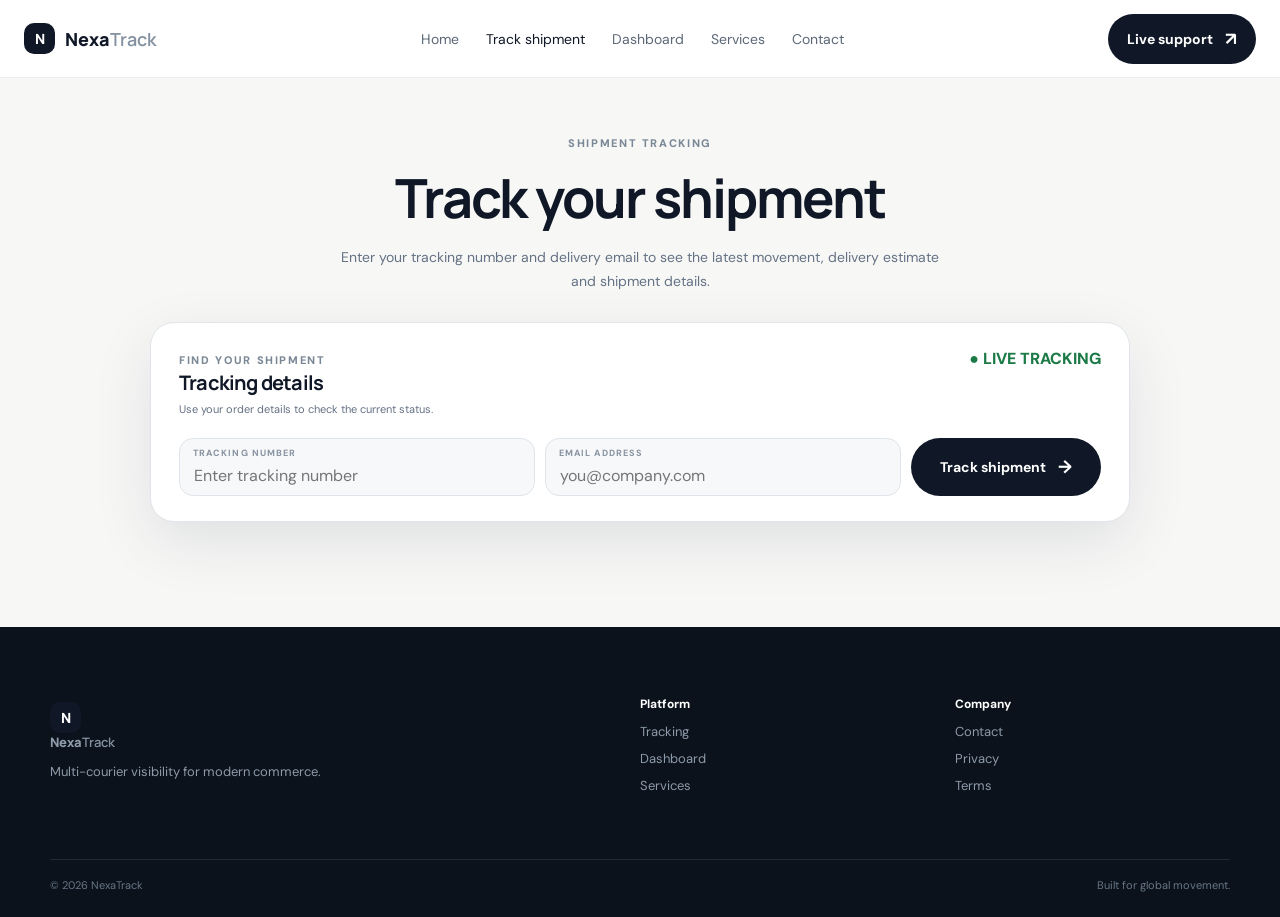
<file: tracking.html>
<!doctype html><html lang="en"><head><meta charset="utf-8"><meta name="viewport" content="width=device-width,initial-scale=1"><title>Track Shipment — NexaTrack</title><link rel="preconnect" href="https://fonts.googleapis.com"><link rel="preconnect" href="https://fonts.gstatic.com" crossorigin><link href="https://fonts.googleapis.com/css2?family=DM+Sans:wght@400;500;600;700&family=Manrope:wght@600;700;800&display=swap" rel="stylesheet"><link rel="stylesheet" href="styles.css"></head>
<body class="inner-page tracking-page">
<header class="site-header"><a class="brand" href="index.html"><span class="brand-mark">N</span><span>Nexa<span>Track</span></span></a><button class="nav-toggle">☰</button><nav class="nav-links"><a href="index.html">Home</a><a class="active" href="tracking.html">Track shipment</a><a href="dashboard.html">Dashboard</a><a href="services.html">Services</a><a href="contact.html">Contact</a></nav><a class="nav-cta" href="#chat" data-open-chat>Live support <span>↗</span></a></header>
<main class="tracking-result-page container">
  <section class="tracking-title"><div class="eyebrow">SHIPMENT TRACKING</div><h1>Track your shipment</h1><p>Enter your tracking number and delivery email to see the latest movement, delivery estimate and shipment details.</p></section>

  <section class="tracking-search-card">
    <div class="tracking-search-heading"><div><span class="eyebrow">FIND YOUR SHIPMENT</span><h2>Tracking details</h2><p>Use your order details to check the current status.</p></div><span class="status-pill">● LIVE TRACKING</span></div>
    <form class="tracking-search-form track-form">
      <div class="input-wrap"><label>Tracking number</label><input name="tracking" placeholder="Enter tracking number" autocomplete="off" required></div>
      <div class="input-wrap"><label>Email address</label><input name="email" type="email" placeholder="you@company.com" required></div>
      <button class="button button-dark" type="submit">Track shipment <span>→</span></button>
    </form>
    
    <div class="tracking-error" id="trackingError" hidden>We could not verify those shipment details. Please check your tracking information and try again.</div>
  </section>

  <section class="tracking-order-card" id="trackingResult" hidden>
    <div class="order-summary">
      <div><span class="eyebrow">SHIPMENT</span><div class="order-title-row"><h2 id="trackResultId">Shipment</h2><span class="result-status" id="trackStatus">Scheduled</span></div><p>Shipment date: <span id="trackShipmentDate">—</span> · International Priority</p></div>
      <div class="result-actions"><button class="small-action" type="button" onclick="window.print()">⌁ Print</button><button class="small-action" type="button" data-open-chat>Support</button></div>
    </div>

    <div class="progress-card">
      <div class="card-heading"><div><span class="eyebrow">DELIVERY PROGRESS</span><h2>Estimated delivery: <span id="trackEta">Oct 5, 2026</span></h2></div><strong id="trackProgressText">72%</strong></div>
      <div class="tracking-progress"><i id="trackProgress" style="width:72%"></i></div>
      <div class="progress-steps">
        <div class="progress-step"><span>○</span><b>Booked</b><small>—</small></div>
        <div class="progress-step"><span>○</span><b>Picked up</b><small>—</small></div>
        <div class="progress-step"><span>○</span><b>Customs</b><small>—</small></div>
        <div class="progress-step"><span>○</span><b>Delivered</b><small>—</small></div>
      </div>
    </div>

    <div class="tracking-section-card">
      <div class="card-heading"><div><span class="eyebrow">MOVEMENT</span><h2>Shipment timeline</h2></div><span class="carrier-chip">Nexa Logistics</span></div>
      <div class="result-timeline" id="trackTimeline"></div>
    </div>

    <div class="tracking-info-card">
      <div class="card-heading"><div><span class="eyebrow">TRACKING INFORMATION</span><h2>Latest shipment data</h2></div></div>
      <div class="tracking-info-grid">
        <div><span>Carrier</span><strong id="trackCarrier">Nexa Logistics</strong><small>Multi-courier network</small></div>
        <div><span>Last update</span><strong id="trackLastUpdate">Shipment movement recorded</strong><small id="trackLastUpdateTime">—</small><small class="live-clock" id="trackLiveTime">Live · —</small></div>
        <div><span>Status</span><strong class="info-status" id="trackStatusDetail">Shipment is scheduled for processing</strong><small id="trackStatusDetailSub">Live shipment status</small></div>
        <div><span>Last location</span><strong id="trackLastLocation">—</strong><small>Current shipment location</small></div>
      </div>
    </div>

    <div class="tracking-section-card">
      <div class="card-heading"><div><span class="eyebrow">SHIPMENT CONTENTS</span><h2>Package details</h2></div></div>
      <div class="shipment-items">
        <div class="shipment-item"><div class="item-icon">▧</div><div><strong>Private Consignment</strong><span>Priority Global · Qty: 1</span></div><b>45 kg</b></div>
       
      </div>
    </div>

    <div class="tracking-details-grid">
      <div class="tracking-detail-card"><div class="eyebrow">SHIPMENT ADDRESS</div><h3>Origin</h3><strong id="trackOrigin">Kyiv, Ukraine</strong><p>Shipment date: October 3, 2026</p></div>
      <div class="tracking-detail-card"><div class="eyebrow">DELIVERY ADDRESS</div><h3 id="trackDestination">Minsk, Belarus</h3><strong id="trackDestinationFull">220034, Republic of Belarus, Minsk, Krasnozvezdnaya Street, 1</strong><p>Estimated delivery: October 5, 2026</p></div>
    </div>

    <div class="tracking-help-card"><div><span class="eyebrow">NEED HELP?</span><h2>Talk to our support team</h2><p>Get live assistance with this shipment or any delivery question.</p></div><button class="button button-dark" type="button" data-open-chat>Open live chat <span>→</span></button></div>
  </section>
</main>
   <footer class="footer"><div class="container footer-grid"><div><a class="brand footer-brand" href="index.html"><span class="brand-mark">N</span><span>Nexa<span>Track</span></span></a><p>Multi-courier visibility for modern commerce.</p></div><div><b>Platform</b><a href="tracking.html">Tracking</a><a href="dashboard.html">Dashboard</a><a href="services.html">Services</a></div><div><b>Company</b><a href="contact.html">Contact</a><a href="Privacy.html">Privacy</a><a href="Terms.html">Terms</a></div></div><div class="container footer-bottom"><span>© 2026 NexaTrack</span><span>Built for global movement.</span></div></footer>
<!-- Start of Tawk.to Script -->
<script type="text/javascript">
var Tawk_API=Tawk_API||{}, Tawk_LoadStart=new Date();
(function(){
var s1=document.createElement("script"),s0=document.getElementsByTagName("script")[0];
s1.async=true;
s1.src='https://embed.tawk.to/6a8ca47332c63a3448b62617/default';
s1.charset='UTF-8';
s1.setAttribute('crossorigin','*');
s0.parentNode.insertBefore(s1,s0);
})();
</script>
<!-- End of Tawk.to Script -->
<script src="app.js"></script></body></html>
</file>
<file: styles.css>
:root{--ink:#101827;--muted:#657184;--line:#dfe5ea;--paper:#f7f8f6;--white:#fff;--dark:#0c1723;--accent:#c9f36a;--blue:#1f5eff;--radius:24px;--shadow:0 20px 60px rgba(12,23,35,.10)}
*{box-sizing:border-box}html{scroll-behavior:smooth}body{margin:0;background:var(--paper);color:var(--ink);font-family:"DM Sans",sans-serif}a{text-decoration:none;color:inherit}button,input,textarea{font:inherit}button{cursor:pointer}h1,h2,h3{font-family:Manrope,sans-serif;letter-spacing:-.04em;margin:0}p{color:var(--muted);line-height:1.7}.container{width:min(1180px,calc(100% - 48px));margin:auto}
.site-header{height:78px;background:rgba(255,255,255,.94);backdrop-filter:blur(18px);display:flex;align-items:center;gap:30px;padding:0 max(24px,calc((100vw - 1280px)/2));position:relative;z-index:20;border-bottom:1px solid rgba(16,24,39,.07)}.brand{display:flex;align-items:center;gap:10px;font:800 18px Manrope}.brand>span:last-child>span{font-weight:600;color:#8390a0}.brand-mark{display:grid;place-items:center;width:31px;height:31px;background:var(--ink);color:white;border-radius:10px;font-size:14px}.nav-links{display:flex;gap:27px;margin:auto;font-size:14px;color:#5c6878}.nav-links a{padding:30px 0}.nav-links a.active,.nav-links a:hover{color:var(--ink)}.nav-cta,.button{display:inline-flex;align-items:center;justify-content:center;gap:12px;border-radius:999px;font-weight:700;font-size:14px;padding:13px 19px;border:0}.nav-cta{background:var(--ink);color:white}.nav-cta span,.button span{font-size:18px}.nav-toggle{display:none;background:none;border:0;font-size:22px}
.hero{height:720px;position:relative;color:#fff;overflow:hidden}.hero-slides,.hero-slide,.hero-overlay{position:absolute;inset:0}.hero-slide{background-size:cover;background-position:center;opacity:0;transform:scale(1.04);transition:opacity .8s,transform 5s}.hero-slide.is-active{opacity:1;transform:scale(1)}.hero-overlay{background:linear-gradient(90deg,rgba(5,13,21,.82) 0%,rgba(5,13,21,.43) 48%,rgba(5,13,21,.16) 100%),linear-gradient(0deg,rgba(4,12,20,.6),transparent 48%)}.hero-content{position:relative;z-index:2;padding-top:120px}.eyebrow{font-size:11px;font-weight:800;letter-spacing:.15em;color:#7a8795;margin-bottom:18px}.eyebrow.light{color:#d7e1e8}.pulse-dot{display:inline-block;width:7px;height:7px;border-radius:50%;background:var(--accent);margin-right:8px;box-shadow:0 0 0 5px rgba(201,243,106,.12)}.hero h1{font-size:clamp(48px,7vw,88px);line-height:.98;max-width:850px}.hero h1 em,.page-hero h1 em,.cta h2 em{font-style:normal;color:var(--accent)}.hero-copy{color:#e0e6eb;max-width:570px;font-size:17px;margin:28px 0}.hero-actions{display:flex;gap:22px;align-items:center}.button-light{background:#fff;color:var(--ink)}.text-link{font-weight:700;font-size:14px}.hero-trust{display:flex;align-items:center;gap:14px;margin-top:42px;color:#d9e1e6;font-size:12px}.avatar-stack{display:flex}.avatar-stack i{width:29px;height:29px;border:2px solid #43525e;background:#172532;border-radius:50%;display:grid;place-items:center;font-style:normal;font-size:8px;margin-left:-5px}.avatar-stack i:first-child{margin:0}.hero-bottom{position:absolute;z-index:4;bottom:27px;left:50%;transform:translateX(-50%);display:flex;align-items:center;gap:24px}.slide-count{font-size:12px}.slide-count strong{font-size:22px}.slide-count span{opacity:.55}.slider-dots{display:flex;gap:6px}.slider-dots button{width:30px;height:3px;background:rgba(255,255,255,.35);border:0}.slider-dots button.is-active{background:#fff}.scroll-note{margin-left:auto;font-size:10px;letter-spacing:.16em;opacity:.7}
.tracking-strip{background:#fff;border-bottom:1px solid var(--line)}.tracking-inner{display:grid;grid-template-columns:.75fr 1.6fr;gap:50px;align-items:center;padding:36px 0}.tracking-inner h2{font-size:30px}.quick-track{display:grid;grid-template-columns:1fr 1fr auto;gap:10px}.field,.input-wrap{position:relative}.field label,.input-wrap label{position:absolute;top:9px;left:14px;font-size:9px;text-transform:uppercase;letter-spacing:.12em;font-weight:800;color:#8994a2;z-index:1}.field input,.input-wrap input{width:100%;height:58px;border:1px solid var(--line);background:#f7f8fa;border-radius:14px;padding:24px 14px 7px;outline:none}.field input:focus,.input-wrap input:focus{border-color:var(--ink)}.button-dark{background:var(--ink);color:#fff}.button-outline{border:1px solid var(--line);background:#fff}
.section{padding:110px 0}.section-heading{margin-bottom:55px}.section-heading.split{display:grid;grid-template-columns:1fr .7fr;align-items:end}.section-heading h2,.page-hero h1{font-size:clamp(40px,5vw,66px);line-height:1.02}.section-heading.split p{max-width:450px;margin:0}.service-grid{display:grid;grid-template-columns:repeat(3,1fr);gap:18px}.service-card{min-height:330px;padding:30px;border:1px solid var(--line);border-radius:var(--radius);background:#fff;display:flex;flex-direction:column;position:relative}.service-card.dark-card{background:var(--dark);color:#fff;border-color:var(--dark)}.service-card.accent-card{background:var(--accent);border-color:var(--accent)}.card-number{position:absolute;right:25px;top:24px;font-size:11px;opacity:.5}.service-icon{font-size:35px;margin-bottom:45px}.service-card h3{font-size:24px}.service-card p{font-size:14px;max-width:290px}.service-card a{margin-top:auto;font-weight:800;font-size:13px}.muted{background:#eef1ef}.courier-row{display:grid;grid-template-columns:repeat(7,1fr);gap:12px}.courier{background:#fff;border:1px solid var(--line);border-radius:18px;padding:19px 12px;text-align:center}.courier b{display:grid;place-items:center;width:42px;height:42px;border-radius:12px;background:#f0f2f4;margin:auto auto 9px;font-size:11px}.courier span{font-size:11px;color:var(--muted)}.metrics{display:grid;grid-template-columns:repeat(4,1fr);margin-top:55px;border-top:1px solid #d6ddd8}.metrics div{padding:25px 20px 0;border-right:1px solid #d6ddd8}.metrics div:last-child{border:0}.metrics strong{display:block;font:800 36px Manrope}.metrics span{font-size:12px;color:var(--muted)}.cta{margin-top:110px;margin-bottom:110px;background:var(--dark);border-radius:32px;padding:65px 70px;color:#fff;display:flex;align-items:center;justify-content:space-between}.cta h2{font-size:clamp(40px,5vw,65px);line-height:1.02}.footer{background:#0b121b;color:#fff;padding:65px 0 25px}.footer-grid{display:grid;grid-template-columns:2fr 1fr 1fr;gap:40px}.footer-brand{color:#fff}.footer p,.footer a{color:#8e9aaa;font-size:13px;display:block;margin:10px 0}.footer b{font-size:12px}.footer-bottom{border-top:1px solid #202b36;margin-top:55px;padding-top:18px;display:flex;justify-content:space-between;color:#687688;font-size:11px}
.page-hero{padding:100px 0 70px}.page-hero h1{font-size:clamp(48px,7vw,86px);max-width:900px}.page-hero p{font-size:18px;max-width:620px;margin-top:28px}.track-layout{display:grid;grid-template-columns:1.55fr .75fr;gap:24px;padding-bottom:100px}.track-panel{background:#fff;border:1px solid var(--line);border-radius:28px;padding:32px;box-shadow:var(--shadow)}.panel-top{display:flex;justify-content:space-between;color:#8290a0;font-size:12px}.status-pill{color:#1c7a47;font-weight:800}.big-track-form{display:grid;grid-template-columns:1fr 1fr;gap:12px;margin-top:35px}.big-track-form .button{grid-column:1/-1;height:58px}.demo-hint{margin-top:22px;color:#8894a2;font-size:11px}.demo-hint button{border:0;background:none;color:var(--blue);padding:0}.track-side{display:grid;gap:12px}.mini-card{background:#fff;border:1px solid var(--line);border-radius:22px;padding:24px}.mini-card>span{font-size:10px;color:#8994a2}.mini-card h3{font-size:20px;margin:22px 0 4px}.mini-card p{font-size:13px;margin:0}.privacy-note{display:flex;gap:15px;border-top:1px solid var(--line);padding:25px 0 80px}.privacy-note>span{font-size:24px}.privacy-note p{margin:4px 0;font-size:12px}
.dashboard-wrap{padding:55px 0 100px}.dashboard-head{display:flex;justify-content:space-between;align-items:end;gap:20px;margin-bottom:28px}.dashboard-head h1{font-size:45px}.dashboard-head p{margin:7px 0 0}.status-banner{display:grid;grid-template-columns:1fr .8fr .8fr 1.3fr;gap:22px;background:var(--dark);color:#fff;border-radius:25px;padding:25px;margin-bottom:20px}.status-banner>div{border-right:1px solid #293541;padding-right:20px}.status-banner>div:last-child{border:0}.status-banner small{display:block;color:#8f9eaa;font-size:9px;font-weight:800;letter-spacing:.12em;margin-bottom:8px}.status-banner strong{font-size:14px}.status-dot{display:inline-block;width:8px;height:8px;background:var(--accent);border-radius:50%;margin-right:8px}.progress-label{display:flex;justify-content:space-between;font-size:10px;color:#8f9eaa;margin-bottom:8px}.progress{height:6px;background:#2a3742;border-radius:20px;overflow:hidden}.progress i{display:block;height:100%;background:var(--accent);width:72%;border-radius:20px}.dashboard-grid{display:grid;grid-template-columns:1.7fr .8fr;gap:20px}.main-column,.side-column{display:grid;gap:20px;align-content:start}.dash-card{background:#fff;border:1px solid var(--line);border-radius:25px;padding:28px}.card-heading{display:flex;justify-content:space-between;align-items:start;margin-bottom:25px}.card-heading h2{font-size:25px}.carrier-chip{background:#f0f2f4;border-radius:999px;padding:8px 12px;font-size:10px;font-weight:800}.timeline{position:relative;padding-left:28px}.timeline:before{content:"";position:absolute;left:7px;top:6px;bottom:6px;width:1px;background:#d8dfe5}.event{position:relative;padding:0 0 27px}.event:last-child{padding-bottom:0}.event:before{content:"";position:absolute;left:-25px;top:4px;width:9px;height:9px;border-radius:50%;background:#c5ced7;border:3px solid #fff;box-shadow:0 0 0 1px #c5ced7}.event.done:before{background:var(--accent);box-shadow:0 0 0 1px #a4c75d}.event strong{font-size:13px}.event time{float:right;color:#929daa;font-size:11px}.event p{margin:4px 0 0;font-size:11px}.route-map{height:270px;position:relative;background:#f2f5f3;border-radius:18px;overflow:hidden;padding:35px}.route-line{position:absolute;left:16%;right:16%;top:50%;height:2px;background:#cbd3d0}.route-line:after{content:"";display:block;width:72%;height:100%;background:var(--ink)}.route-point{position:absolute;top:calc(50% - 28px);display:flex;flex-direction:column;gap:3px}.route-point span{width:29px;height:29px;border-radius:50%;background:var(--dark);color:#fff;display:grid;place-items:center;font-size:9px;margin-bottom:4px}.route-point b{font-size:12px}.route-point small{font-size:9px;color:#8994a2}.route-point.origin{left:8%}.route-point.mid{left:46%}.route-point.destination{right:6%}.route-point.destination span{background:var(--accent);color:var(--ink)}.package-card dl{margin:0}.package-card dt{font-size:9px;text-transform:uppercase;letter-spacing:.1em;color:#929daa;margin-top:18px}.package-card dd{margin:5px 0 0;font-size:13px;font-weight:700}.doc-row{display:flex;align-items:center;gap:12px;border-top:1px solid var(--line);padding:15px 0}.doc-row>span{font-size:20px}.doc-row div{flex:1}.doc-row b,.doc-row small{display:block}.doc-row b{font-size:12px}.doc-row small{font-size:10px;color:#8994a2;margin-top:3px}.doc-row button{border:0;background:#f0f2f4;border-radius:8px;width:30px;height:30px}.help-card{background:var(--accent);border-radius:23px;padding:22px;display:flex;gap:13px}.help-card>span{width:28px;height:28px;border:1px solid #6e8141;border-radius:50%;display:grid;place-items:center;font-weight:800}.help-card b{font-size:13px}.help-card p{font-size:11px;color:#48542d;margin:5px 0}.help-card a{font-size:11px;font-weight:800}
.service-list{padding-bottom:100px}.service-list article{display:grid;grid-template-columns:160px 1fr;gap:40px;padding:55px 0;border-top:1px solid var(--line)}.big-icon{font:800 55px Manrope;color:#c2ccd2}.service-list h2{font-size:38px}.service-list p{max-width:650px}.service-list ul{display:flex;gap:20px;padding:0;list-style:none;font-size:12px;font-weight:700}.service-list li:before{content:"✓";margin-right:7px}.dark-section{background:var(--dark);color:#fff;padding:100px 0}.dark-section h2{font-size:65px;line-height:1}.feature-grid{display:grid;grid-template-columns:repeat(3,1fr);gap:40px;margin-top:70px}.feature-grid b{font-size:18px}.feature-grid p{font-size:13px;color:#91a0ad}
.contact-layout{display:grid;grid-template-columns:1.35fr .65fr;gap:70px;padding-bottom:110px}.contact-form{background:#fff;border:1px solid var(--line);padding:35px;border-radius:25px}.contact-form label{display:block;font-size:11px;font-weight:800;margin-bottom:20px}.contact-form input,.contact-form textarea{display:block;width:100%;border:1px solid var(--line);background:#f8f9fa;border-radius:13px;padding:14px;margin-top:8px;outline:0}.contact-form textarea{resize:vertical}.form-row{display:grid;grid-template-columns:1fr 1fr;gap:15px}.contact-info>div{padding:0 0 30px;margin-bottom:30px;border-bottom:1px solid var(--line)}.contact-info span{display:block;font-size:10px;letter-spacing:.13em;color:#8a96a2;font-weight:800;margin-bottom:9px}.contact-info b{font-size:16px}.contact-info p{font-size:12px;margin:6px 0}
@media(max-width:900px){.nav-links{display:none}.nav-cta{margin-left:auto}.nav-toggle{display:block;order:2}.hero{height:680px}.hero-content{padding-top:90px}.tracking-inner,.section-heading.split,.dashboard-grid,.track-layout,.contact-layout{grid-template-columns:1fr}.quick-track{grid-template-columns:1fr 1fr}.quick-track .button{grid-column:1/-1}.service-grid{grid-template-columns:1fr}.courier-row{grid-template-columns:repeat(4,1fr)}.metrics{grid-template-columns:1fr 1fr}.metrics div:nth-child(2){border:0}.cta{margin-left:24px;margin-right:24px;padding:45px 35px;gap:25px}.status-banner{grid-template-columns:1fr 1fr}.status-banner>div:nth-child(2){border:0}.status-banner>div:nth-child(3),.status-banner>div:nth-child(4){border-top:1px solid #293541;padding-top:18px}.status-banner .progress-wrap{grid-column:1/-1}.dashboard-head{align-items:start;flex-direction:column}.feature-grid{grid-template-columns:1fr}.service-list article{grid-template-columns:80px 1fr}}
@media(max-width:600px){.container{width:min(100% - 30px,1180px)}.site-header{padding:0 15px;height:68px}.nav-cta{display:none}.hero{height:670px}.hero-content{padding-top:85px}.hero h1{font-size:49px}.hero-copy{font-size:14px}.hero-bottom{width:calc(100% - 30px);bottom:20px}.scroll-note{display:none}.tracking-inner{padding:30px 0}.quick-track,.big-track-form,.form-row{grid-template-columns:1fr}.section{padding:75px 0}.section-heading h2,.page-hero h1{font-size:43px}.courier-row{grid-template-columns:repeat(2,1fr)}.metrics{grid-template-columns:1fr 1fr}.metrics strong{font-size:28px}.cta{flex-direction:column;align-items:flex-start;margin-top:70px;margin-bottom:70px}.cta h2{font-size:43px}.footer-grid{grid-template-columns:1fr 1fr}.footer-bottom{gap:15px;flex-direction:column}.page-hero{padding:65px 0 45px}.dashboard-head h1{font-size:34px}.status-banner{grid-template-columns:1fr}.status-banner>div{border-right:0;border-bottom:1px solid #293541;padding-bottom:15px}.status-banner>div:last-child{border-bottom:0}.route-map{height:300px}.route-point{top:55%}.route-line{top:55%}.route-point.origin{left:5%}.route-point.mid{left:42%}.route-point.destination{right:4%}.route-point b{font-size:10px}.service-list article{grid-template-columns:1fr;gap:15px}.big-icon{font-size:40px}.service-list h2{font-size:30px}.service-list ul{flex-direction:column;gap:8px}.contact-layout{gap:35px}.form-row{gap:0}.dash-card{padding:21px}}

@media(max-width:900px){.nav-links.mobile-open{display:flex;position:absolute;left:15px;right:15px;top:62px;background:#fff;border:1px solid var(--line);border-radius:16px;padding:10px 18px;flex-direction:column;gap:0;box-shadow:var(--shadow)}.nav-links.mobile-open a{padding:12px 0}}

.contact-chat-cta{margin:0 auto 35px;background:var(--accent);border-radius:24px;padding:24px 28px;display:flex;align-items:center;justify-content:space-between;gap:25px}.contact-chat-cta span{display:block;font-size:10px;font-weight:800;letter-spacing:.14em;color:#5d6b36;margin-bottom:7px}.contact-chat-cta b{font-size:18px}.contact-chat-cta p{margin:4px 0 0;font-size:12px;color:#48542d}.contact-chat-cta .button{flex:0 0 auto}.help-card a[data-open-chat]{display:inline-block;font-size:11px;font-weight:800;cursor:pointer}.help-card a[data-open-chat]:hover{text-decoration:underline}
@media(max-width:600px){.contact-chat-cta{align-items:flex-start;flex-direction:column}.contact-chat-cta .button{width:100%}}

/* Tracking page — inspired by the supplied order-tracking reference while keeping NexaTrack styling. */
.tracking-result-page{max-width:980px;padding-bottom:85px}.tracking-title{text-align:center;padding:58px 0 28px}.tracking-title .eyebrow{margin-bottom:10px}.tracking-title h1{font-size:clamp(36px,5vw,54px)}.tracking-title p{max-width:620px;margin:12px auto 0;font-size:14px}.tracking-search-card,.tracking-order-card{background:#fff;border:1px solid var(--line);border-radius:24px;box-shadow:var(--shadow)}.tracking-search-card{padding:25px 28px;margin-bottom:20px}.tracking-search-heading{display:flex;align-items:flex-start;justify-content:space-between;gap:20px}.tracking-search-heading h2{font-size:20px}.tracking-search-heading p{font-size:11px;margin:4px 0 0}.tracking-search-form{display:grid;grid-template-columns:1fr 1fr 190px;gap:10px;margin-top:20px}.tracking-search-form .button{height:58px}.tracking-search-card .demo-hint{margin-top:14px}.tracking-error{margin-top:12px;padding:10px 13px;border-radius:10px;background:#fff2ef;color:#9b3e2d;font-size:11px}.tracking-order-card{padding:24px}.order-summary{display:flex;justify-content:space-between;gap:20px;padding:2px 0 22px;border-bottom:1px solid var(--line)}.order-summary .eyebrow{margin-bottom:8px}.order-title-row{display:flex;align-items:center;gap:10px}.order-title-row h2{font-size:24px}.order-summary p{margin:4px 0 0;font-size:11px}.result-status{background:var(--accent);border-radius:999px;padding:5px 9px;font-size:9px;font-weight:800}.result-actions{display:flex;gap:7px;align-items:center}.small-action{border:1px solid var(--line);background:#fff;border-radius:9px;padding:8px 11px;font-size:10px;font-weight:700}.progress-card,.tracking-section-card,.tracking-info-card{border:1px solid var(--line);border-radius:18px;margin-top:16px;padding:21px}.card-heading{margin-bottom:17px}.card-heading h2{font-size:19px}.progress-card .card-heading{align-items:center}.progress-card .card-heading h2{font-size:14px;margin-top:3px}.progress-card .card-heading>strong{font-size:18px}.tracking-progress{height:7px;background:#e1e5e7;border-radius:999px;overflow:hidden}.tracking-progress i{display:block;height:100%;background:var(--accent);border-radius:999px}.progress-steps{display:grid;grid-template-columns:repeat(4,1fr);gap:10px;margin-top:17px}.progress-step{text-align:center;position:relative}.progress-step span{width:24px;height:24px;border-radius:50%;background:#e9edf0;color:#7c8995;display:grid;place-items:center;margin:0 auto 6px;font-size:11px}.progress-step.done span{background:var(--accent);color:var(--ink)}.progress-step b{display:block;font-size:10px}.progress-step small{display:block;color:#8a96a2;font-size:9px;margin-top:2px}.result-timeline{position:relative;padding-left:7px}.result-timeline:before{content:"";position:absolute;left:11px;top:8px;bottom:8px;width:2px;background:#dce2e5}.result-event{display:grid;grid-template-columns:26px 1fr;gap:10px;position:relative;padding:0 0 23px}.result-event:last-child{padding-bottom:0}.result-event-dot{width:22px;height:22px;border-radius:50%;display:grid;place-items:center;background:#edf0f2;border:1px solid #d5dde2;color:#85919c;font-size:9px;z-index:1}.result-event.done .result-event-dot{background:var(--accent);border-color:#b6d65d;color:var(--ink)}.result-event strong,.result-event small,.result-event time{display:block}.result-event strong{font-size:12px;margin:1px 0 3px}.result-event small{font-size:10px;color:var(--muted)}.result-event time{font-size:9px;color:#8994a2;margin-top:3px}.result-event:nth-child(4) strong{color:var(--ink)}.tracking-info-grid{display:grid;grid-template-columns:1fr 1.35fr;gap:0}.tracking-info-grid>div{padding:13px 16px;border-top:1px solid var(--line)}.tracking-info-grid>div:nth-child(-n+2){border-top:0}.tracking-info-grid>div:nth-child(odd){padding-left:0;border-right:1px solid var(--line)}.tracking-info-grid>div:nth-child(even){padding-right:0}.tracking-info-grid span,.tracking-info-grid small{display:block;color:#8994a2;font-size:9px}.tracking-info-grid span{font-weight:800;text-transform:uppercase;letter-spacing:.1em;margin-bottom:5px}.tracking-info-grid strong{display:block;font-size:12px}.tracking-info-grid small{margin-top:3px}.info-status{color:#2b8a53}.shipment-items{border-top:1px solid var(--line)}.shipment-item{display:grid;grid-template-columns:38px 1fr auto;gap:12px;align-items:center;padding:15px 0;border-bottom:1px solid var(--line)}.item-icon{width:34px;height:34px;border-radius:9px;background:#f0f2f3;display:grid;place-items:center;font-size:14px}.shipment-item strong,.shipment-item span{display:block}.shipment-item strong{font-size:12px}.shipment-item span{font-size:9px;color:#8994a2;margin-top:3px}.shipment-item>b{font-size:11px}.items-total{display:flex;justify-content:space-between;padding-top:13px;font-size:10px;color:#8994a2}.items-total strong{color:var(--ink)}.tracking-details-grid{display:grid;grid-template-columns:1fr 1fr;gap:16px;margin-top:16px}.tracking-detail-card{border:1px solid var(--line);border-radius:18px;padding:20px}.tracking-detail-card .eyebrow{margin-bottom:7px}.tracking-detail-card h3{font-size:17px;margin-bottom:15px}.tracking-detail-card strong{font-size:12px}.tracking-detail-card p{font-size:10px;line-height:1.8;margin:5px 0 0}.tracking-help-card{margin-top:16px;background:var(--accent);border-radius:20px;padding:21px 23px;display:flex;justify-content:space-between;align-items:center;gap:20px}.tracking-help-card .eyebrow{color:#5d6b36;margin-bottom:6px}.tracking-help-card h2{font-size:20px}.tracking-help-card p{font-size:11px;color:#48542d;margin:4px 0 0}.tracking-help-card .button{flex:0 0 auto}
@media(max-width:800px){.tracking-search-form{grid-template-columns:1fr 1fr}.tracking-search-form .button{grid-column:1/-1}.tracking-info-grid{grid-template-columns:1fr}.tracking-info-grid>div:nth-child(n){border-right:0;border-top:1px solid var(--line);padding-left:0;padding-right:0}.tracking-info-grid>div:first-child{border-top:0}.tracking-details-grid{grid-template-columns:1fr}.tracking-help-card{align-items:flex-start;flex-direction:column}.tracking-help-card .button{width:100%}}
@media(max-width:600px){.tracking-result-page{width:min(100% - 24px,980px)}.tracking-title{padding:38px 0 20px}.tracking-title h1{font-size:38px}.tracking-search-card,.tracking-order-card{border-radius:18px;padding:17px}.tracking-search-heading{display:block}.tracking-search-heading .status-pill{display:inline-block;margin-top:12px}.tracking-search-form{grid-template-columns:1fr}.tracking-search-form .button{grid-column:auto}.order-summary{display:block}.result-actions{margin-top:14px}.order-title-row h2{font-size:20px}.progress-steps{gap:4px}.progress-step b{font-size:9px}.progress-step small{font-size:8px}.tracking-section-card,.tracking-info-card,.progress-card{padding:16px}.tracking-info-grid>div{padding-top:11px;padding-bottom:11px}.shipment-item{grid-template-columns:32px 1fr}.shipment-item>b{grid-column:2}.tracking-help-card{padding:18px}.tracking-help-card h2{font-size:18px}}


/* Minimal loading experience */
body.is-booting{overflow:hidden}
.boot-screen{position:fixed;inset:0;z-index:99999;display:grid;place-items:center;background:rgba(7,15,24,.52);opacity:1;visibility:visible;transition:opacity .22s ease,visibility .22s ease;backdrop-filter:blur(2px)}
.boot-screen.is-hidden{opacity:0;visibility:hidden;pointer-events:none}
.boot-spinner{display:flex;align-items:center;justify-content:center;gap:6px;padding:12px 14px;border-radius:999px;background:rgba(7,15,24,.86);box-shadow:0 10px 30px rgba(0,0,0,.22)}
.boot-spinner i{display:block;width:6px;height:6px;border-radius:50%;background:var(--accent);animation:bootDot .8s infinite ease-in-out;opacity:.35}
.boot-spinner i:nth-child(1){animation-delay:0s}
.boot-spinner i:nth-child(2){animation-delay:.12s}
.boot-spinner i:nth-child(3){animation-delay:.24s}
.boot-spinner i:nth-child(4){animation-delay:.36s}
@keyframes bootDot{0%,80%,100%{transform:scale(.7);opacity:.3}40%{transform:scale(1.25);opacity:1}}
.event.blocked strong,.result-event.blocked strong{color:#9aa5ae;font-weight:600}.event.blocked p,.result-event.blocked small,.result-event.blocked time{color:#a7b0b8}.result-event.blocked .result-event-dot{background:#f4f5f6;border-color:#e0e4e7;color:#a7b0b8}.event.current strong,.result-event.current strong{font-weight:800}.event.current:before{background:var(--accent);box-shadow:0 0 0 1px #a4c75d}
</file>
